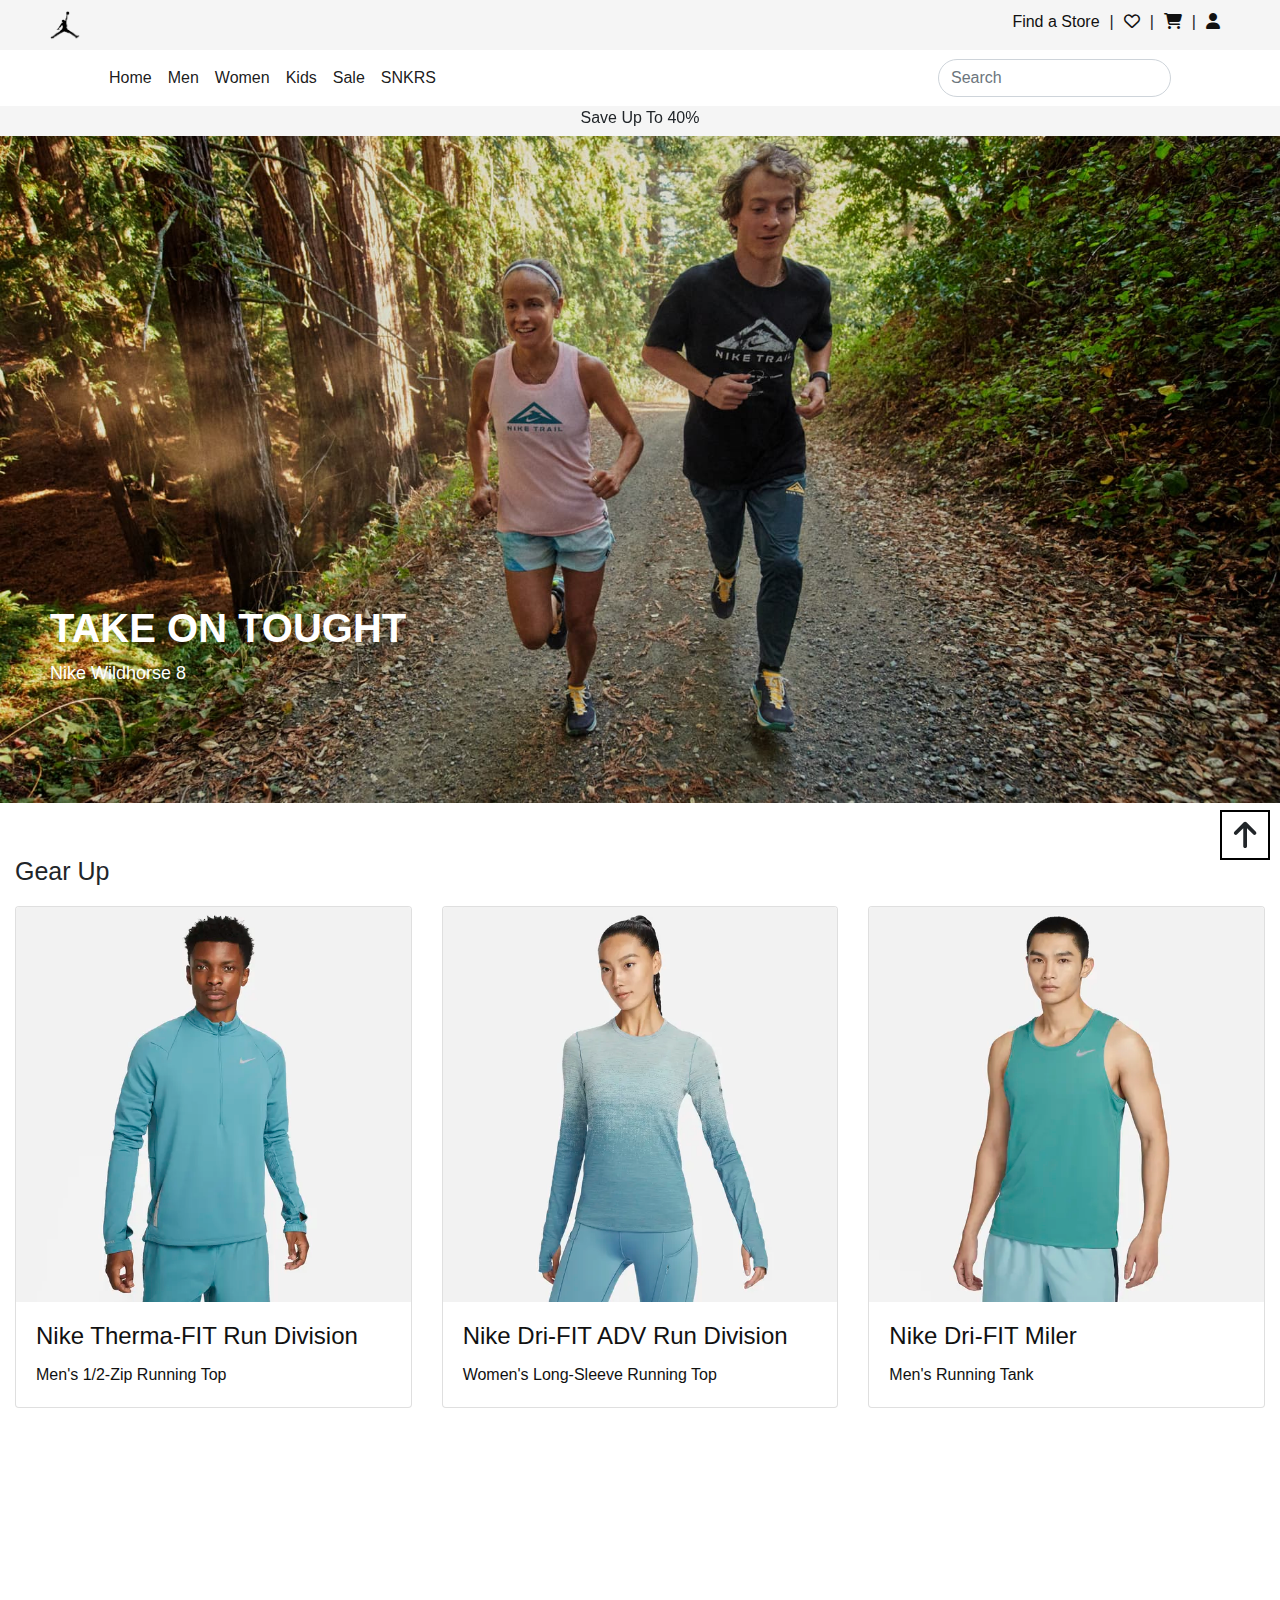
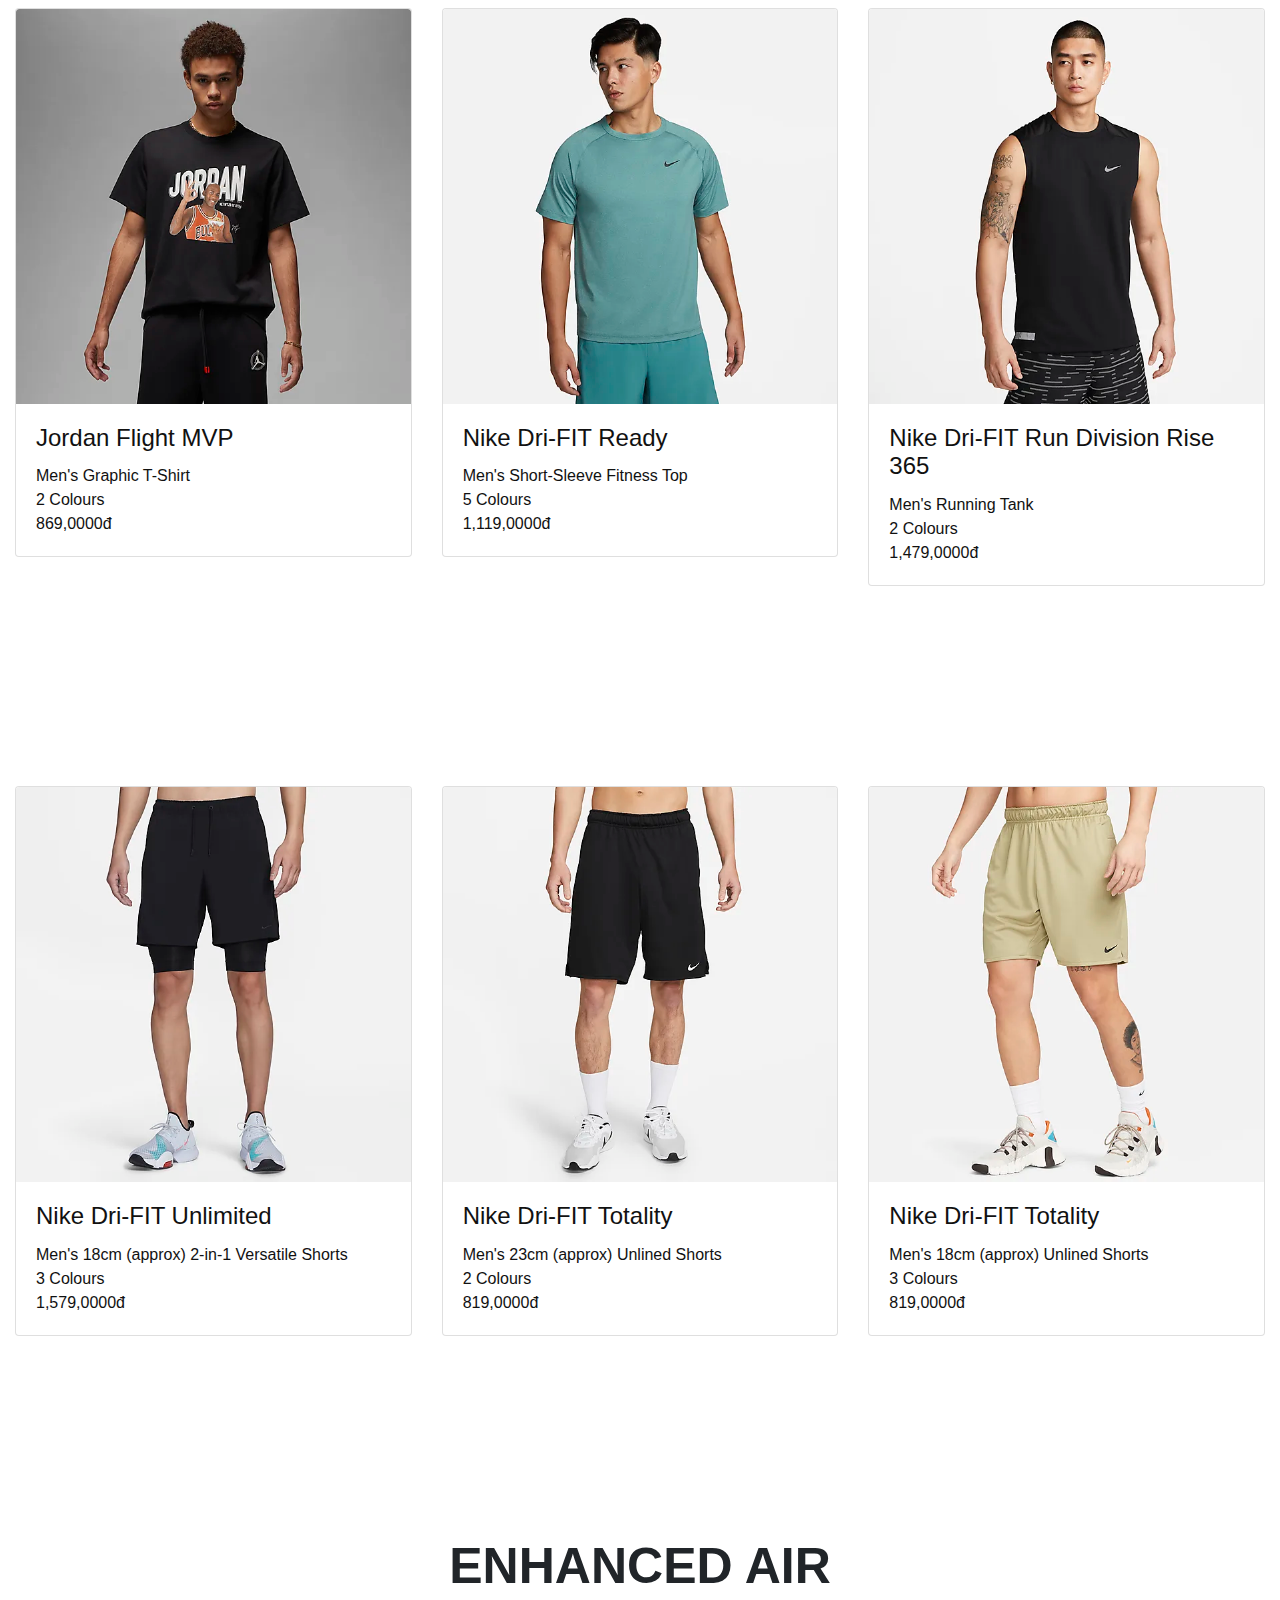
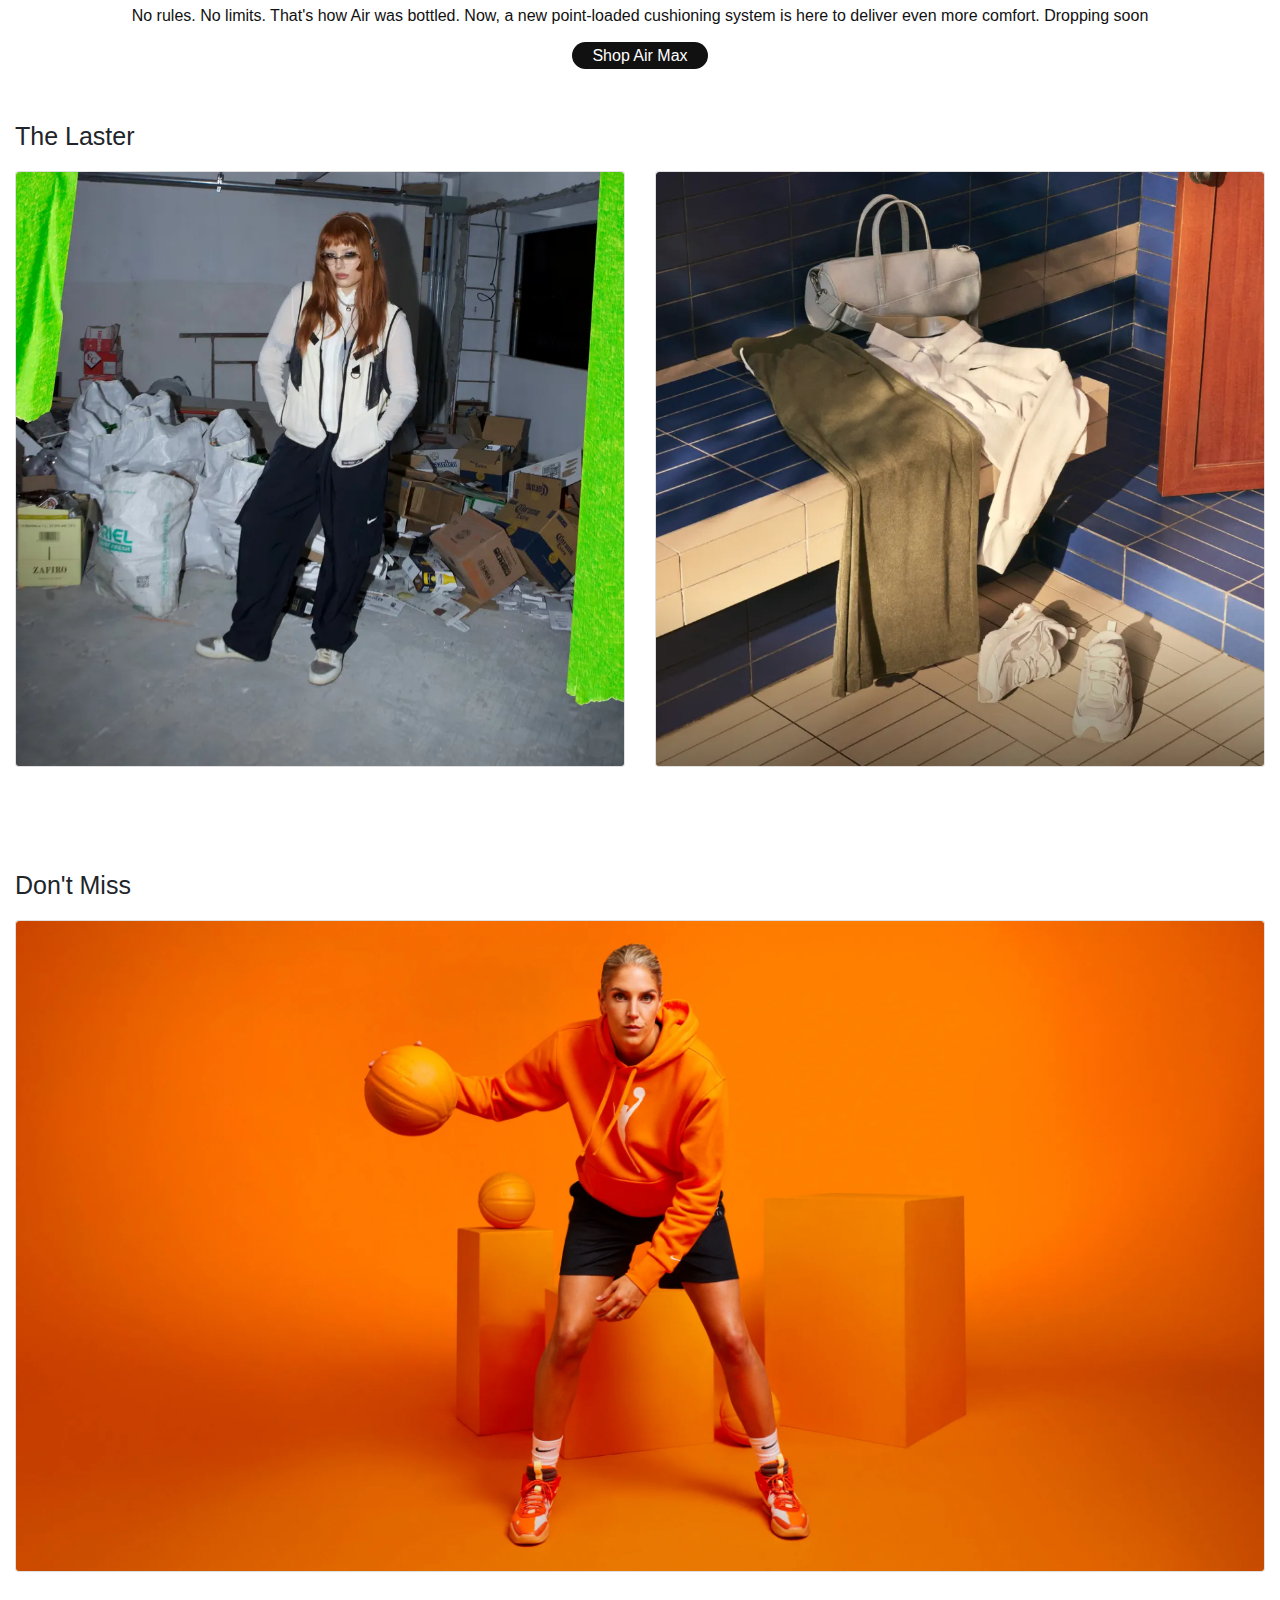
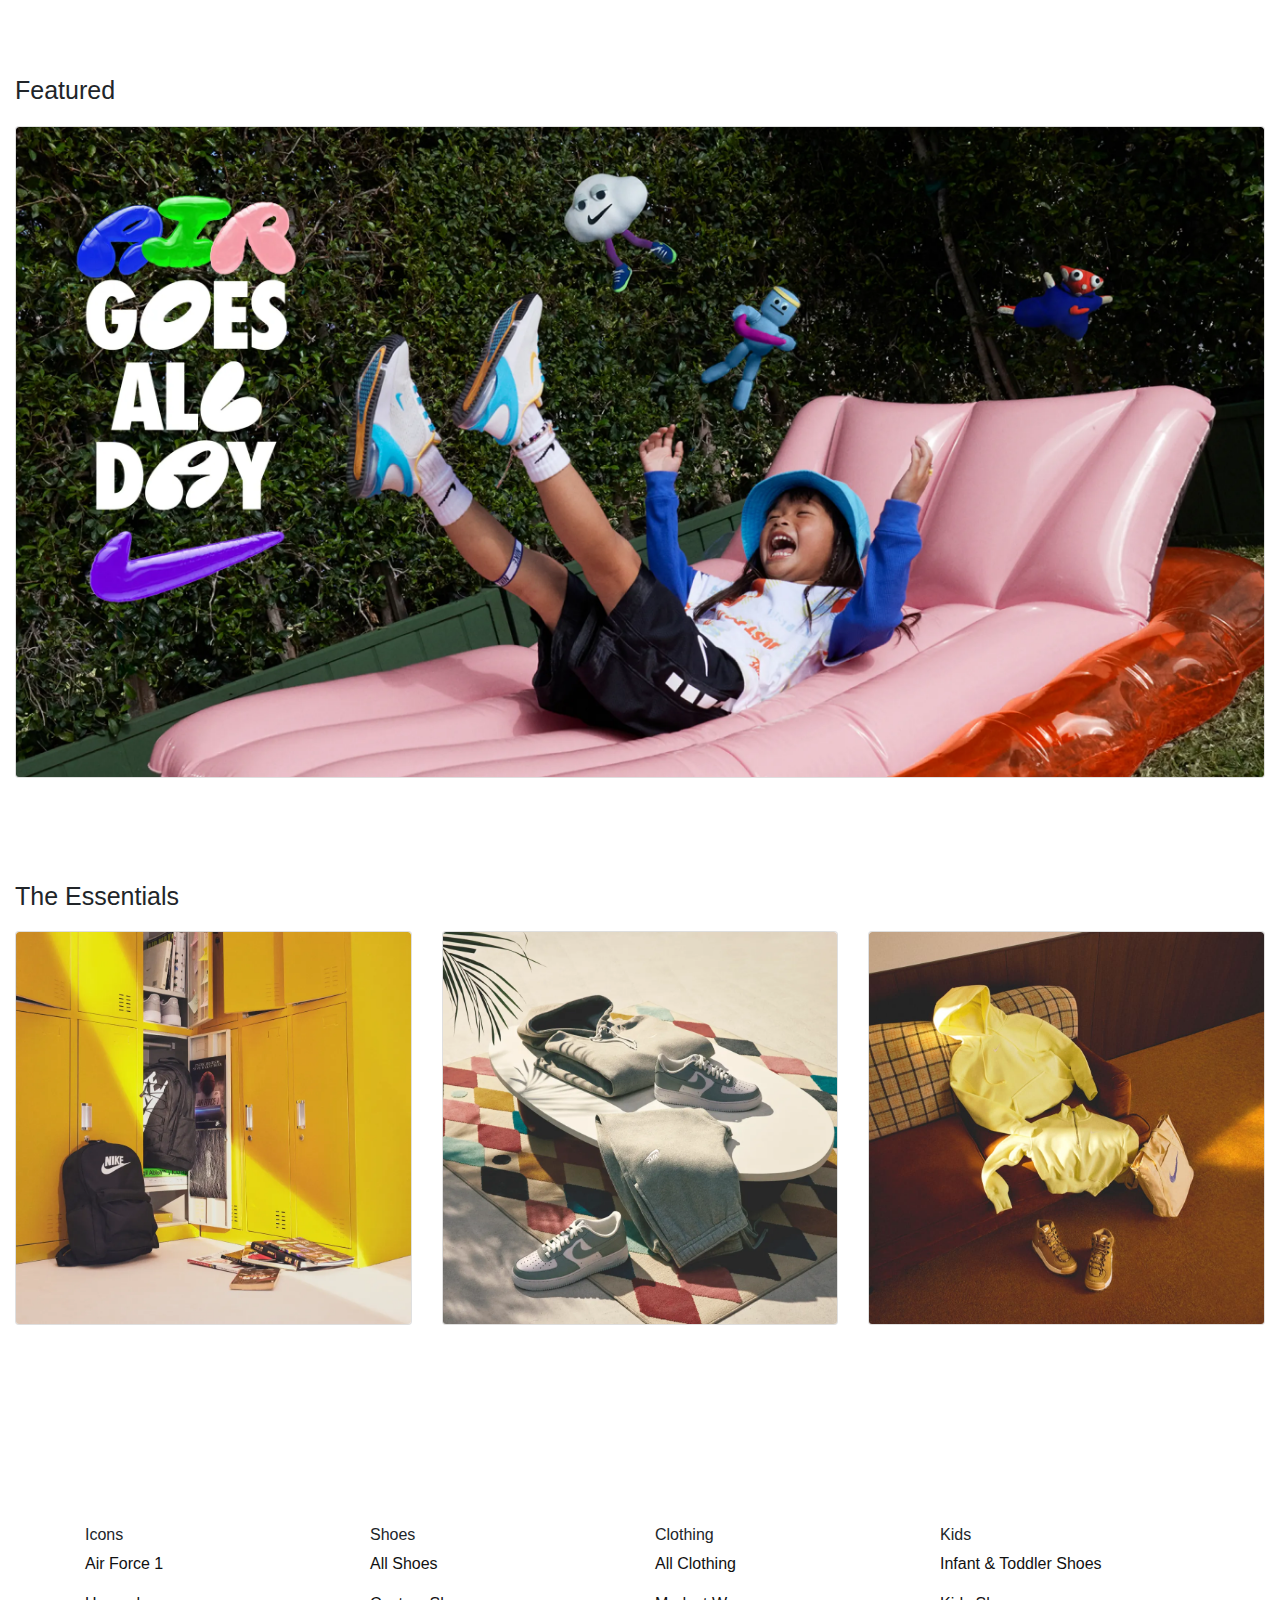
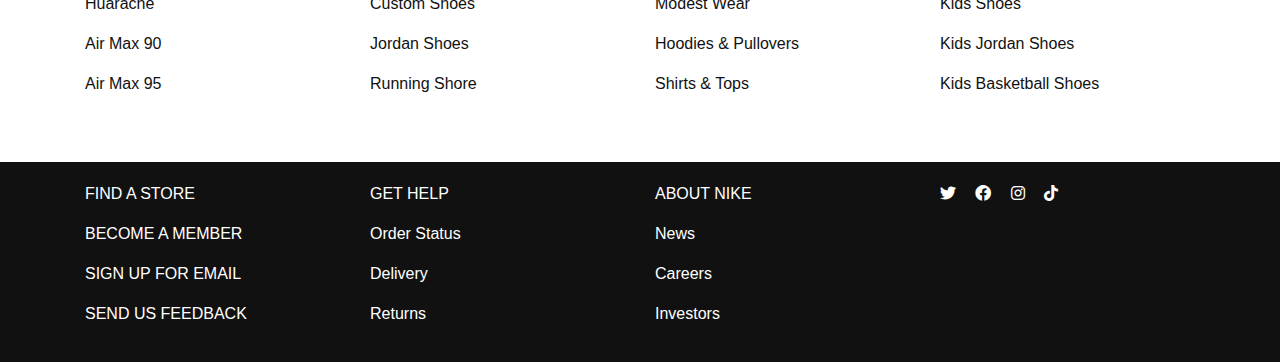
<file: index.html>
<!DOCTYPE html>
<html lang="en">
<head>
    <meta charset="UTF-8">
    <meta http-equiv="X-UA-Compatible" content="IE=edge">
    <meta name="viewport" content="width=device-width, initial-scale=1.0">
    <title>Nike. Just Do It. Nike VN </title>
    <link rel="shortcut icon" href="img/logo/tải_xuống-removebg-preview.png" type="image/x-icon">
    <link rel="stylesheet" href="css/bootstrap.min.css">
    <link rel="stylesheet" href="css/style.css">
    <link rel="stylesheet" href="fontawesome-free-6.3.0-web/css/all.min.css">
</head>
<body>
    <header>
        <div class="container-fluid">
            <div class="logo">
                <a href="index.html"><img src="img/logo/kisspng-jumpman-t-shirt-air-jordan-logo-nike-michael-jordan-5ac0b5c05b5c29.1901510115225788803742-removebg-preview.png" alt=""></a>
            </div>
            <div class="contact">
                <a href="">Find a Store</a>
                <p>|</p>  
                <a href=""><i class="fa-regular fa-heart"></i></a>
                <p>|</p>  
                <a href="cart.html"><i class="fa-solid fa-cart-shopping"></i></a>
                <p>|</p>  
                <a href="login.html"><i class="fa-solid fa-user"></i></a>  
            </div>
        </div>
    </header>
    <!-- end header -->
    <div class="menu">
        <div class="container">
            <nav class="navbar navbar-expand-sm navbar-light ">
                <button class="navbar-toggler d-lg-none" type="button" data-toggle="collapse" data-target="#collapsibleNavId" aria-controls="collapsibleNavId"
                    aria-expanded="false" aria-label="Toggle navigation">
                    <span class="navbar-toggler-icon"></span>
                </button>
                <div class="collapse navbar-collapse" id="collapsibleNavId">
                    <ul class="navbar-nav mr-auto mt-2 mt-lg-0">
                        <li class="nav-item active">
                            <a class="nav-link" href="index.html">Home <span class="sr-only">(current)</span></a>
                        </li>
                        <li class="nav-item active">
                            <a class="nav-link" href="list.html">Men <span class="sr-only">(current)</span></a>
                        </li>
                        <li class="nav-item active">
                            <a class="nav-link" href="list.html">Women <span class="sr-only">(current)</span></a>
                        </li>
                        <li class="nav-item active">
                            <a class="nav-link" href="list.html">Kids <span class="sr-only">(current)</span></a>
                        </li>
                        <li class="nav-item active">
                            <a class="nav-link" href="list.html">Sale <span class="sr-only">(current)</span></a>
                        </li>
                        <li class="nav-item active">
                            <a class="nav-link" href="list.html">SNKRS <span class="sr-only">(current)</span></a>
                        </li>
                    </ul>
                    <form class="form-inline my-2 my-lg-0">
                        <div class="icon">
                            <a href=""><i class="fa-regular fa-heart"></i></a>
                            <a href="cart.html"><i class="fa-solid fa-cart-shopping"></i></a>
                            <a href="login.html"><i class="fa-solid fa-user"></i></a> 
                        </div>
                        <input class="form-control mr-sm-2" type="text" placeholder="Search">
                    </form>
                </div>
            </nav>
            <div class="icon an">
                <a href=""><i class="fa-regular fa-heart"></i></a>
                <a href=""><i class="fa-solid fa-cart-shopping"></i></a>
                <a href=""><i class="fa-solid fa-user"></i></a> 
            </div>
        </div>
    </div>
    <!-- end menu -->
    <main>
        <div id="carouselExampleSlidesOnly" class="carousel slide" data-ride="carousel">
            <div class="carousel-inner">
              <div class="carousel-item active">
                <p>Save Up To 40%</p>
              </div>
              <div class="carousel-item">
                <p>Hello Nike App</p>
              </div>
              <div class="carousel-item">
                <p>Free Delivery</p>
              </div>
            </div>
        </div>
        <div class="banner">
            <img src="img/banner/nike-just-do-it.jpg" alt="">
            <div class="text">
                <h1>TAKE ON TOUGHT</h1>
                <P>Nike Wildhorse 8</P>
            </div>
        </div>
        <div class="product">
            <div class="title">
                <p>Gear Up</p>
            </div>
            <div class="container-fluid">
                <div class="row">
                    <div class="col-lg-4">
                        <div class="card">
                            <a href="desc.html"><img class="card-img-top" id="card-img" src="img/product/774ede96-b5c6-4fdc-bae9-d38a508f9285.webp" alt=""></a>
                            <div class="card-body">
                                <a href="desc.html"><h4 class="card-title">Nike Therma-FIT Run Division</h4></a>
                                <a href="desc.html"><p class="card-text">Men's 1/2-Zip Running Top</p></a>
                            </div>
                        </div>
                    </div>
                    <div class="col-lg-4">
                        <div class="card">
                            <a href="desc.html"><img class="card-img-top" id="card-img" src="img/product/9a0f54b3-b29d-42a2-b84a-1a815a2cec0d.webp" alt=""></a>
                            <div class="card-body">
                                <a href="desc.html"><h4 class="card-title">Nike Dri-FIT ADV Run Division</h4></a>
                                <a href="desc.html"><p class="card-text">Women's Long-Sleeve Running Top</p></a>
                            </div>
                        </div>
                    </div>
                    <div class="col-lg-4">
                        <div class="card">
                            <a href="desc.html"><img class="card-img-top" id="card-img" src="img/product/f91d0420-7886-4ff3-8108-f791dec477a3.webp" alt=""></a>
                            <div class="card-body">
                                <a href="desc.html"><h4 class="card-title">Nike Dri-FIT Miler</h4></a>
                                <a href="desc.html"><p class="card-text">Men's Running Tank</p></a>
                            </div>
                        </div>
                    </div>
                </div>
            </div>
        </div>
        <div class="product">
            <div class="container-fluid">
                <div class="row">
                    <div class="col-lg-4">
                        <div class="card">
                            <a href="desc.html"><img class="card-img-top" id="card-img" src="img/product-home/6f65fafa-0151-43b7-b09e-65d2f1197726.webp" alt=""></a>
                            <div class="card-body">
                                <a href="desc.html"><h4 class="card-title">Jordan Flight MVP</h4></a>
                                <a href="desc.html"><p class="card-text">Men's Graphic T-Shirt</p></a>
                                <a href="desc.html"><p class="card-text">2 Colours</p></a>
                                <a href="desc.html"><p class="card-text">869,0000đ</p></a>
                            </div>
                        </div>
                    </div> 
                    <div class="col-lg-4">
                        <div class="card">
                            <a href="desc.html"><img class="card-img-top" id="card-img" src="img/product-home/6d5a2e1e-10f2-4f41-943a-fb6a1a2e9bb0.webp" alt=""></a>
                            <div class="card-body">
                                <a href="desc.html"><h4 class="card-title">Nike Dri-FIT Ready</h4></a>
                                <a href="desc.html"><p class="card-text">Men's Short-Sleeve Fitness Top</p></a>
                                <a href="desc.html"><p class="card-text">5 Colours</p></a>
                                <a href="desc.html"><p class="card-text">1,119,0000đ</p></a>
                            </div>
                        </div>
                    </div>
                    <div class="col-lg-4">
                        <div class="card">
                            <a href="desc.html"><img class="card-img-top" id="card-img" src="img/product-home/fe8e4e53-aef5-41ba-9e09-2312f733c74b.webp" alt=""></a>
                            <div class="card-body">
                                <a href="desc.html"><h4 class="card-title">Nike Dri-FIT Run Division Rise 365</h4></a>
                                <a href="desc.html"><p class="card-text">Men's Running Tank</p></a>
                                <a href="desc.html"><p class="card-text">2 Colours</p></a>
                                <a href="desc.html"><p class="card-text">1,479,0000đ</p></a>
                            </div>
                        </div>
                    </div>
                </div>
            </div>
        </div>
        <div class="product">
            <div class="container-fluid">
                <div class="row">
                    <div class="col-lg-4">
                        <div class="card">
                            <a href="desc.html"><img class="card-img-top" id="card-img" src="img/product-home/bb88a00e-62ec-443d-b812-c37cde671f48.webp" alt=""></a>
                            <div class="card-body">
                                <a href="desc.html"><h4 class="card-title">Nike Dri-FIT Unlimited</h4></a>
                                <a href="desc.html"><p class="card-text">Men's 18cm (approx) 2-in-1 Versatile Shorts</p></a>
                                <a href="desc.html"><p class="card-text">3 Colours</p></a>
                                <a href="desc.html"><p class="card-text">1,579,0000đ</p></a>
                            </div>
                        </div>
                    </div> 
                    <div class="col-lg-4">
                        <div class="card">
                            <a href="desc.html"><img class="card-img-top" id="card-img" src="img/product-home/013b26a0-8d0c-44e8-9c95-4723fc69eb5b.webp" alt=""></a>
                            <div class="card-body">
                                <a href="desc.html"><h4 class="card-title">Nike Dri-FIT Totality</h4></a>
                                <a href="desc.html"><p class="card-text">Men's 23cm (approx) Unlined Shorts</p></a>
                                <a href="desc.html"><p class="card-text">2 Colours</p></a>
                                <a href="desc.html"><p class="card-text">819,0000đ</p></a>
                            </div>
                        </div>
                    </div>
                    <div class="col-lg-4">
                        <div class="card">
                            <a href="desc.html"><img class="card-img-top" id="card-img" src="img/product-home/45b8ee20-9b1c-457d-8bc0-a81ca0b0146f.webp" alt=""></a>
                            <div class="card-body">
                                <a href="desc.html"><h4 class="card-title">Nike Dri-FIT Totality</h4></a>
                                <a href="desc.html"><p class="card-text">Men's 18cm (approx) Unlined Shorts</p></a>
                                <a href="desc.html"><p class="card-text">3 Colours</p></a>
                                <a href="desc.html"><p class="card-text">819,0000đ</p></a>
                            </div>
                        </div>
                    </div>
                </div>
            </div>
        </div>
        <div class="desc">
            <h1>ENHANCED AIR</h1>
            <a href=""><P>No rules. No limits. That's how Air was bottled. Now, a new point-loaded cushioning system is here to deliver even more comfort. Dropping soon</P></a>
            <a class="nutbam" href="">Shop Air Max</a>
        </div>
        <div class="product">
            <div class="title">
                <p>The Laster</p>
            </div>
            <div class="container-fluid">
                <div class="row">
                    <div class="col-lg-6">
                        <div class="card">
                            <a href="desc.html"><img class="card-img-top" src="img/product/020f557e-d8f2-40f3-8043-1e559b13d808.webp" alt=""></a>
                        </div>
                    </div>
                    <div class="col-lg-6">
                        <div class="card">
                            <a href="desc.html"><img class="card-img-top" src="img/product/32226ada-86cf-4fa6-a446-bd10476282be.webp" alt=""></a>
                        </div>
                    </div>
                </div>
            </div>
        </div>
        <div class="product">
            <div class="title">
                <p>Don't Miss</p>
            </div>
            <div class="container-fluid">
                <div class="row">
                    <div class="col-lg-12">
                        <div class="card">
                            <a href="desc.html"><img class="card-img-top" src="img/banner/da8d5c07-8ee5-4c12-a715-eff2a71a2c69.webp" alt=""></a>
                        </div>
                    </div>
                </div>
            </div>
        </div>
        <div class="product">
            <div class="title">
                <p>Featured</p>
            </div>
            <div class="container-fluid">
                <div class="row">
                    <div class="col-lg-12">
                        <div class="card">
                            <a href="desc.html"><img class="card-img-top" src="img/banner/50fb7814-ca5a-4ffc-940f-c9c18c911ff6.webp" alt=""></a>
                        </div>
                    </div>
                </div>
            </div>
        </div>
        <div class="product">
            <div class="title">
                <p>The Essentials</p>
            </div>
            <div class="container-fluid">
                <div class="row">
                    <div class="col-lg-4">
                        <div class="card">
                            <a href="desc.html"><img class="card-img-top" src="img/banner/58359474-a0de-4329-959c-55d1652d0912.webp" alt=""></a>
                        </div>
                    </div>
                    <div class="col-lg-4">
                        <div class="card">
                            <a href="desc.html"><img class="card-img-top" src="img/banner/d94bfa7e-9357-406a-a124-1940712dfa0b.webp" alt=""></a>
                        </div>
                    </div>
                    <div class="col-lg-4">
                        <div class="card">
                            <a href="desc.html"><img class="card-img-top" src="img/banner/nike-just-do-it.jpeg" alt=""></a>
                        </div>
                    </div>
                </div>
            </div>
        </div>
        <div class="container mota">
            <div class="row">
                <div class="col-lg-3">
                    <h6>Icons</h6>
                    <a href=""><p>Air Force 1</p></a>
                    <a href=""><p>Huarache</p></a>
                    <a href=""><p>Air Max 90</p></a>
                    <a href=""><p>Air Max 95</p></a>
                </div>
                <div class="col-lg-3">
                    <h6>Shoes</h6>
                    <a href=""><p>All Shoes</p></a>
                    <a href=""><p>Custom Shoes</p></a>
                    <a href=""><p>Jordan Shoes</p></a>
                    <a href=""><p>Running Shore</p></a>
                </div>
                <div class="col-lg-3">
                    <h6>Clothing</h6>
                    <a href=""><p>All Clothing</p></a>
                    <a href=""><p>Modest Wear</p></a>
                    <a href=""><p>Hoodies & Pullovers</p></a>
                    <a href=""><p>Shirts & Tops</p></a>
                </div>
                <div class="col-lg-3">
                    <h6>Kids</h6>
                    <a href=""><p>Infant & Toddler Shoes</p></a>
                    <a href=""><p>Kids Shoes</p></a>
                    <a href=""><p>Kids Jordan Shoes</p></a>
                    <a href=""><p>Kids Basketball Shoes</p></a>
                </div>
            </div>
        </div>
        <div class="backTop" id="backTop">
            <i class="fa-solid fa-arrow-up"></i>
        </div>
    </main>
    <footer>
        <div class="container footer">
            <div class="row">
                <div class="col-lg-3 col-sm-6 col-m-6">
                    <a href=""><p>FIND A STORE</p></a>
                    <a href=""><p>BECOME A MEMBER</p></a>
                    <a href=""><p>SIGN UP FOR EMAIL</p></a>
                    <a href="">SEND US FEEDBACK</a>
                </div>
                <div class="col-lg-3 col-sm-6">
                    <a href=""><p>GET HELP</p></a>
                    <a href=""><p>Order Status</p></a>
                    <a href=""><p>Delivery</p></a>
                    <a href=""><p>Returns</p></a>
                </div>
                <div class="col-lg-3 col-sm-6">
                    <a href=""><p>ABOUT NIKE</p></a>
                    <a href=""><p>News</p></a>
                    <a href=""><p>Careers</p></a>
                    <a href=""><P>Investors</P></a>
                </div>
                <div class="col-lg-3 col-sm-6 footer-icon">
                    <a href=""><i class="fa-brands fa-twitter"></i></a>
                    <a href=""><i class="fa-brands fa-facebook"></i></a>
                    <a href=""><i class="fa-brands fa-instagram"></i></a>
                    <a href=""><i class="fa-brands fa-tiktok"></i></a>
                </div>
            </div>
        </div>
    </footer>
    <script src="js/jquery.min.js"></script> 
    <script src="js/bootstrap.min.js"></script>

    <script>
        $(document).ready(function(){
            $(window).scroll(function(){
                if($(this).scrollTop()){
                    $('#backTop').fadeIn();
                }else{
                    $('#backTop').fadeOut();
                }
            })
            $('#backTop').click(function() {
                $('html, body').animate({
                    scrollTop: 0
                }, 500)
            })
        })
    </script>

</body>
</html>
</file>
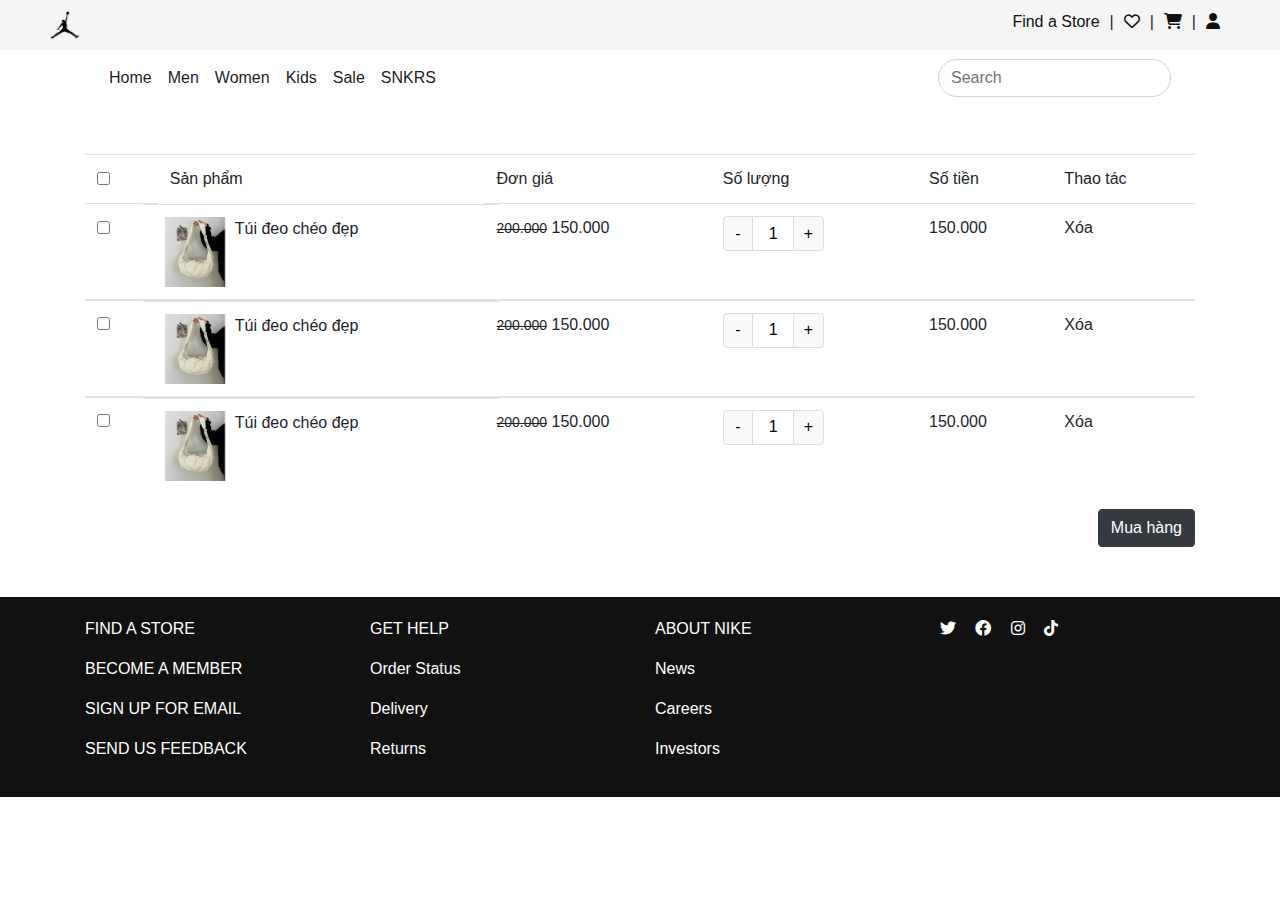
<file: cart.html>
<!DOCTYPE html>
<html lang="en">
<head>
    <meta charset="UTF-8">
    <meta http-equiv="X-UA-Compatible" content="IE=edge">
    <meta name="viewport" content="width=device-width, initial-scale=1.0">
    <title>Nike. Just Do It. Nike VN </title>
    <link rel="shortcut icon" href="img/logo/tải_xuống-removebg-preview.png" type="image/x-icon">
    <link rel="stylesheet" href="css/bootstrap.min.css">
    <link rel="stylesheet" href="css/cart.css">
    <link rel="stylesheet" href="fontawesome-free-6.3.0-web/css/all.min.css">
</head>
<body>
    <header>
        <div class="container-fluid">
            <div class="logo">
                <a href="index.html"><img src="img/logo/kisspng-jumpman-t-shirt-air-jordan-logo-nike-michael-jordan-5ac0b5c05b5c29.1901510115225788803742-removebg-preview.png" alt=""></a>
            </div>
            <div class="contact">
                <a href="">Find a Store</a>
                <p>|</p>  
                <a href=""><i class="fa-regular fa-heart"></i></a>
                <p>|</p>  
                <a href="cart.html"><i class="fa-solid fa-cart-shopping"></i></a>
                <p>|</p>  
                <a href="login.html"><i class="fa-solid fa-user"></i></a>  
            </div>
        </div>
    </header>
    <!-- end header -->
    <div class="menu">
        <div class="container">
            <nav class="navbar navbar-expand-sm navbar-light ">
                <button class="navbar-toggler d-lg-none" type="button" data-toggle="collapse" data-target="#collapsibleNavId" aria-controls="collapsibleNavId"
                    aria-expanded="false" aria-label="Toggle navigation">
                    <span class="navbar-toggler-icon"></span>
                </button>
                <div class="collapse navbar-collapse" id="collapsibleNavId">
                    <ul class="navbar-nav mr-auto mt-2 mt-lg-0">
                        <li class="nav-item active">
                            <a class="nav-link" href="index.html">Home <span class="sr-only">(current)</span></a>
                        </li>
                        <li class="nav-item active">
                            <a class="nav-link" href="list.html">Men <span class="sr-only">(current)</span></a>
                        </li>
                        <li class="nav-item active">
                            <a class="nav-link" href="list.html">Women <span class="sr-only">(current)</span></a>
                        </li>
                        <li class="nav-item active">
                            <a class="nav-link" href="list.html">Kids <span class="sr-only">(current)</span></a>
                        </li>
                        <li class="nav-item active">
                            <a class="nav-link" href="list.html">Sale <span class="sr-only">(current)</span></a>
                        </li>
                        <li class="nav-item active">
                            <a class="nav-link" href="list.html">SNKRS <span class="sr-only">(current)</span></a>
                        </li>
                    </ul>
                    <form class="form-inline my-2 my-lg-0">
                        <div class="icon">
                            <a href=""><i class="fa-regular fa-heart"></i></a>
                            <a href="cart.html"><i class="fa-solid fa-cart-shopping"></i></a>
                            <a href="login.html"><i class="fa-solid fa-user"></i></a> 
                        </div>
                        <input class="form-control mr-sm-2" type="text" placeholder="Search">
                    </form>
                </div>
            </nav>
            <div class="icon an">
                <a href=""><i class="fa-regular fa-heart"></i></a>
                <a href=""><i class="fa-solid fa-cart-shopping"></i></a>
                <a href=""><i class="fa-solid fa-user"></i></a> 
            </div>
        </div>
    </div>
    <!-- end menu -->
    <main>
        <div class="container">
            <div class="head-main mt-5">
                <table class="table">
                    <thead>
                        <tr>
                            <td>
                                <div class="form-check">
                                    <input type="checkbox" class="form-check-input" id="exampleCheck1">
                                </div>
                            </td>
                            <td>Sản phẩm</td>
                            <td>Đơn giá</td>
                            <td>Số lượng</td>
                            <td>Số tiền</td>
                            <td>Thao tác</td>
                        </tr>
                    </thead>
                    <tbody>
                        <tr>
                            <td>
                                <div class="form-check">
                                    <input type="checkbox" class="form-check-input" id="exampleCheck1">
                                </div>
                            </td>
                            <td scope="row" class="row">
                                <img src="./img/product/tui.jfif" alt="" width="80px" height="70px">
                                <div class="name">
                                    Túi đeo chéo đẹp
                                </div>
                            </td>
                            <td>
                                <s><small>200.000</small></s>
                                150.000
                            </td>
                            <td>
                                <div class="buttons_added">
                                    <input class="minus is-form" type="button" value="-">
                                    <input aria-label="quantity" class="input-qty" max="10" min="1" name="" type="number" value="1">
                                    <input class="plus is-form" type="button" value="+">
                                  </div>
                            </td>
                            <td>150.000</td>
                            <td>Xóa</td>
                        </tr>
                    </tbody>
                    <tbody>
                        <tr>
                            <td>
                                <div class="form-check">
                                    <input type="checkbox" class="form-check-input" id="exampleCheck1">
                                </div>
                            </td>
                            <td scope="row" class="row">
                                <img src="./img/product/tui.jfif" alt="" width="80px" height="70px">
                                <div class="name">
                                    Túi đeo chéo đẹp
                                </div>
                            </td>
                            <td>
                                <s><small>200.000</small></s>
                                150.000
                            </td>
                            <td>
                                <div class="buttons_added">
                                    <input class="minus is-form" type="button" value="-">
                                    <input aria-label="quantity" class="input-qty" max="10" min="1" name="" type="number" value="1">
                                    <input class="plus is-form" type="button" value="+">
                                  </div>
                            </td>
                            <td>150.000</td>
                            <td>Xóa</td>
                        </tr>
                    </tbody>
                    <tbody>
                        <tr>
                            <td>
                                <div class="form-check">
                                    <input type="checkbox" class="form-check-input" id="exampleCheck1">
                                </div>
                            </td>
                            <td scope="row" class="row">
                                <img src="./img/product/tui.jfif" alt="" width="80px" height="70px">
                                <div class="name">
                                    Túi đeo chéo đẹp
                                </div>
                            </td>
                            <td>
                                <s><small>200.000</small></s>
                                150.000
                            </td>
                            <td>
                                <div class="buttons_added">
                                    <input class="minus is-form" type="button" value="-">
                                    <input aria-label="quantity" class="input-qty" max="10" min="1" name="" type="number" value="1">
                                    <input class="plus is-form" type="button" value="+">
                                  </div>
                            </td>
                            <td>150.000</td>
                            <td>Xóa</td>
                        </tr>
                    </tbody>
                </table>
                <div class="mua_hang">
                    <a href="./pay.html"><button type="submit" class="btn btn-dark">Mua hàng</button></a>
                </div>
            </div>
        </div>
    </main>
    <footer>
        <div class="container footer">
            <div class="row">
                <div class="col-lg-3 col-sm-6">
                    <a href=""><p>FIND A STORE</p></a>
                    <a href=""><p>BECOME A MEMBER</p></a>
                    <a href=""><p>SIGN UP FOR EMAIL</p></a>
                    <a href="">SEND US FEEDBACK</a>
                </div>
                <div class="col-lg-3 col-sm-6">
                    <a href=""><p>GET HELP</p></a>
                    <a href=""><p>Order Status</p></a>
                    <a href=""><p>Delivery</p></a>
                    <a href=""><p>Returns</p></a>
                </div>
                <div class="col-lg-3 col-sm-6">
                    <a href=""><p>ABOUT NIKE</p></a>
                    <a href=""><p>News</p></a>
                    <a href=""><p>Careers</p></a>
                    <a href=""><P>Investors</P></a>
                </div>
                <div class="col-lg-3 col-sm-6 footer-icon">
                    <a href=""><i class="fa-brands fa-twitter"></i></a>
                    <a href=""><i class="fa-brands fa-facebook"></i></a>
                    <a href=""><i class="fa-brands fa-instagram"></i></a>
                    <a href=""><i class="fa-brands fa-tiktok"></i></a>
                </div>
            </div>
        </div>
    </footer>
    <script src="js/jquery.min.js"></script> 
    <script src="js/bootstrap.min.js"></script>
    <script>//<![CDATA[
        $('input.input-qty').each(function() {
          var $this = $(this),
            qty = $this.parent().find('.is-form'),
            min = Number($this.attr('min')),
            max = Number($this.attr('max'))
          if (min == 0) {
            var d = 0
          } else d = min
          $(qty).on('click', function() {
            if ($(this).hasClass('minus')) {
              if (d > min) d += -1
            } else if ($(this).hasClass('plus')) {
              var x = Number($this.val()) + 1
              if (x <= max) d += 1
            }
            $this.attr('value', d).val(d)
          })
        })
        //]]></script>
</body>
</html>
</file>
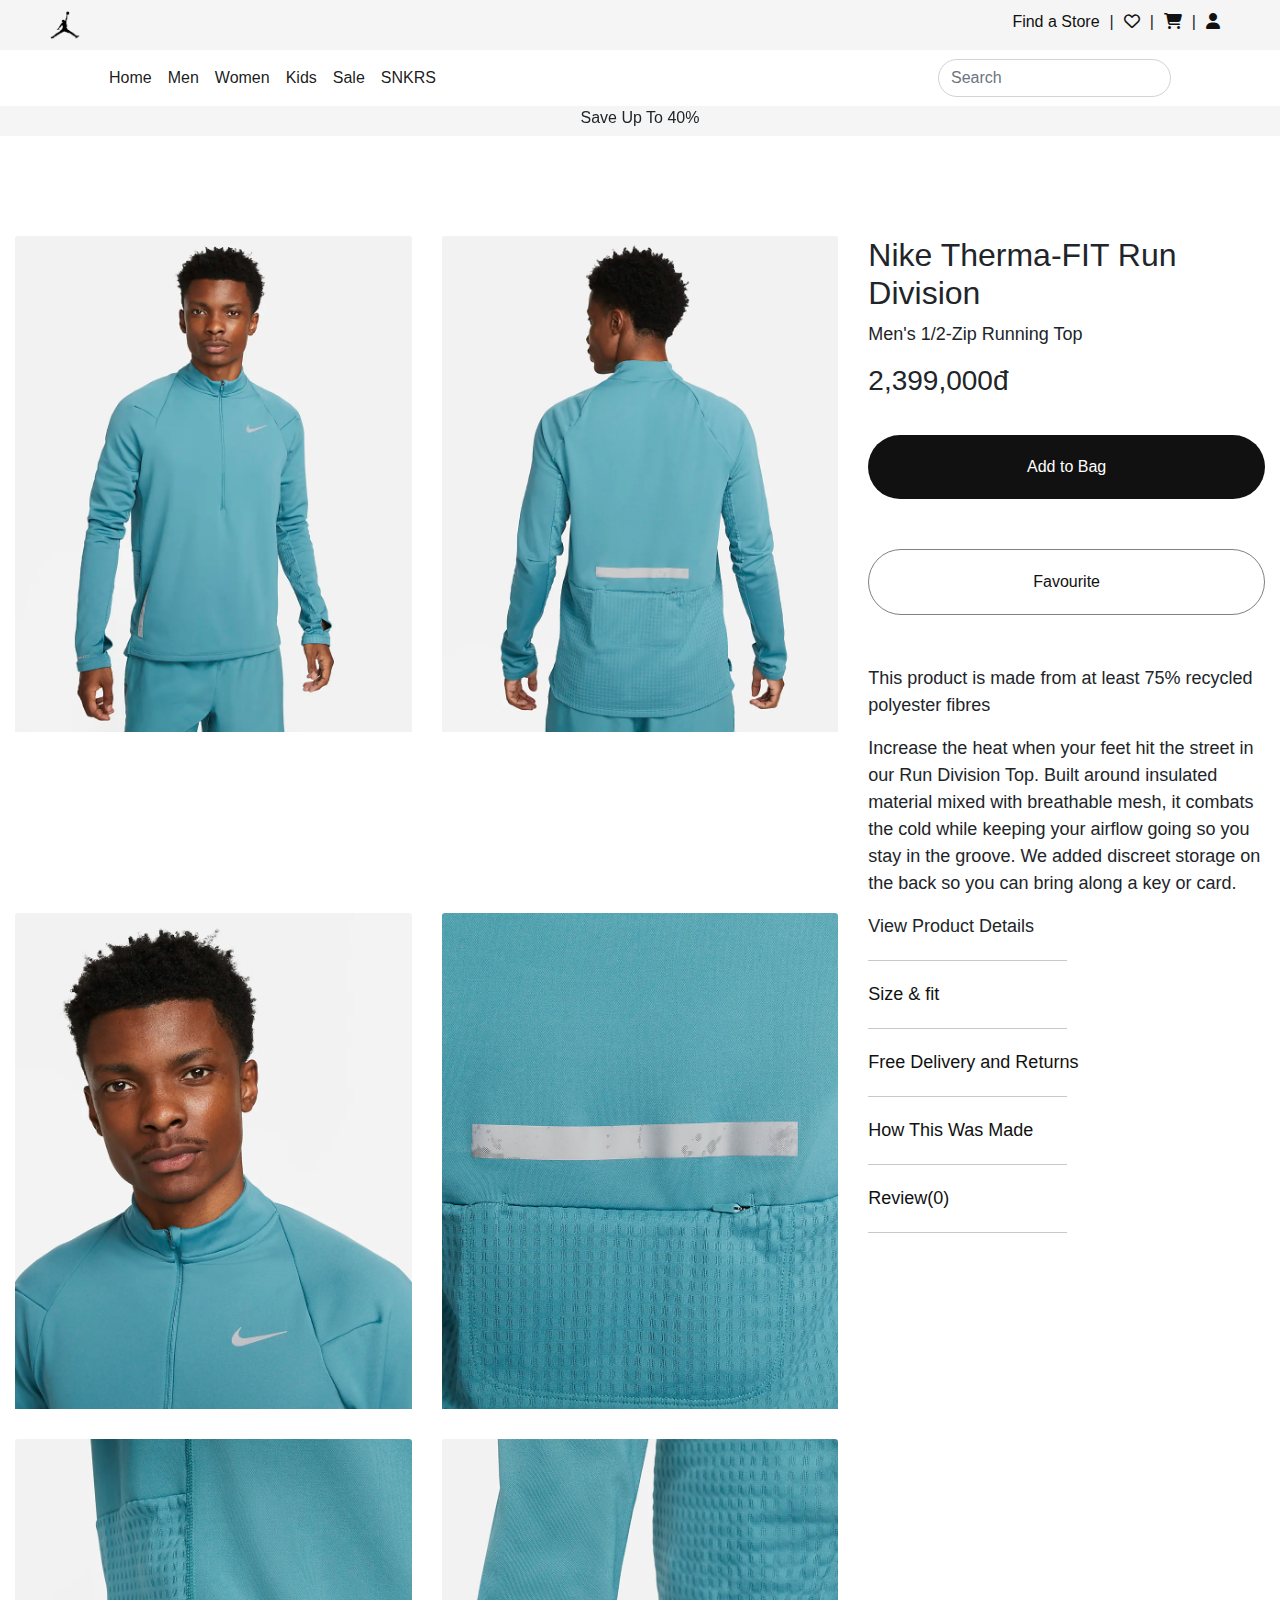
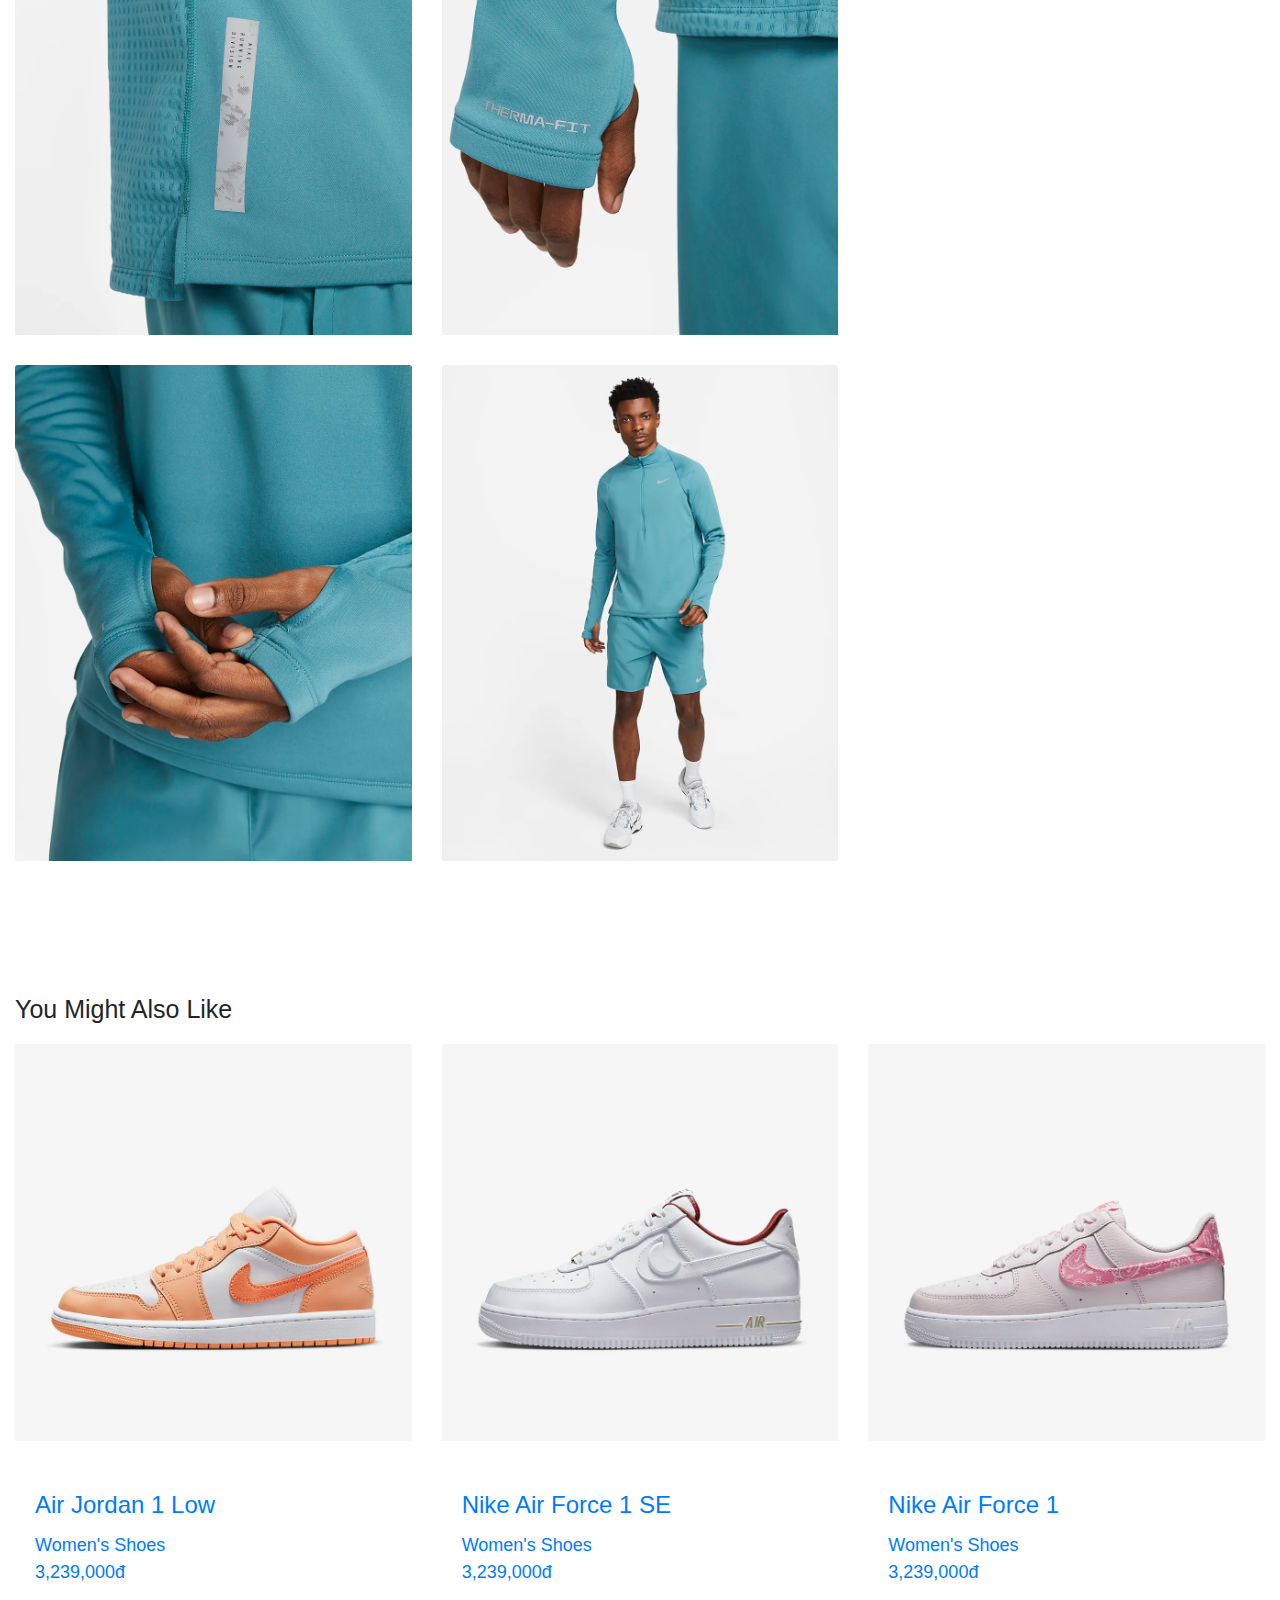
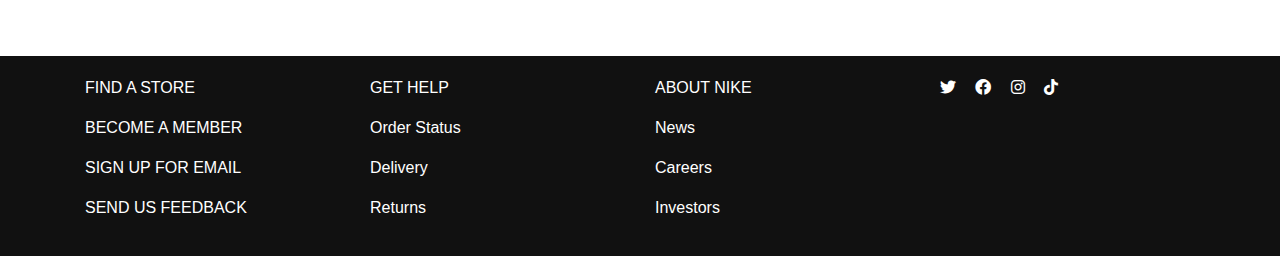
<file: desc.html>
<!DOCTYPE html>
<html lang="en">
<head>
    <meta charset="UTF-8">
    <meta http-equiv="X-UA-Compatible" content="IE=edge">
    <meta name="viewport" content="width=device-width, initial-scale=1.0">
    <title>Nike. Just Do It. Nike VN </title>
    <link rel="shortcut icon" href="img/logo/tải_xuống-removebg-preview.png" type="image/x-icon">
    <link rel="stylesheet" href="css/bootstrap.min.css">
    <link rel="stylesheet" href="css/desc.css">
    <link rel="stylesheet" href="fontawesome-free-6.3.0-web/css/all.min.css">
</head>
<body>
    <header>
        <div class="container-fluid">
            <div class="logo">
                <a href="index.html"><img src="img/logo/kisspng-jumpman-t-shirt-air-jordan-logo-nike-michael-jordan-5ac0b5c05b5c29.1901510115225788803742-removebg-preview.png" alt=""></a>
            </div>
            <div class="contact">
                <a href="">Find a Store</a>
                <p>|</p>  
                <a href=""><i class="fa-regular fa-heart"></i></a>
                <p>|</p>  
                <a href="cart.html"><i class="fa-solid fa-cart-shopping"></i></a>
                <p>|</p>  
                <a href="login.html"><i class="fa-solid fa-user"></i></a>  
            </div>
        </div>
    </header>
    <!-- end header -->
    <div class="menu">
        <div class="container">
            <nav class="navbar navbar-expand-sm navbar-light ">
                <button class="navbar-toggler d-lg-none" type="button" data-toggle="collapse" data-target="#collapsibleNavId" aria-controls="collapsibleNavId"
                    aria-expanded="false" aria-label="Toggle navigation">
                    <span class="navbar-toggler-icon"></span>
                </button>
                <div class="collapse navbar-collapse" id="collapsibleNavId">
                    <ul class="navbar-nav mr-auto mt-2 mt-lg-0">
                        <li class="nav-item active">
                            <a class="nav-link" href="index.html">Home <span class="sr-only">(current)</span></a>
                        </li>
                        <li class="nav-item active">
                            <a class="nav-link" href="list.html">Men <span class="sr-only">(current)</span></a>
                        </li>
                        <li class="nav-item active">
                            <a class="nav-link" href="list.html">Women <span class="sr-only">(current)</span></a>
                        </li>
                        <li class="nav-item active">
                            <a class="nav-link" href="list.html">Kids <span class="sr-only">(current)</span></a>
                        </li>
                        <li class="nav-item active">
                            <a class="nav-link" href="list.html">Sale <span class="sr-only">(current)</span></a>
                        </li>
                        <li class="nav-item active">
                            <a class="nav-link" href="list.html">SNKRS <span class="sr-only">(current)</span></a>
                        </li>
                    </ul>
                    <form class="form-inline my-2 my-lg-0">
                        <div class="icon">
                            <a href=""><i class="fa-regular fa-heart"></i></a>
                            <a href="cart.html"><i class="fa-solid fa-cart-shopping"></i></a>
                            <a href="login.html"><i class="fa-solid fa-user"></i></a> 
                        </div>
                        <input class="form-control mr-sm-2" type="text" placeholder="Search">
                    </form>
                </div>
            </nav>
            <div class="icon an">
                <a href=""><i class="fa-regular fa-heart"></i></a>
                <a href=""><i class="fa-solid fa-cart-shopping"></i></a>
                <a href=""><i class="fa-solid fa-user"></i></a> 
            </div>
        </div>
    </div>
    <!-- end menu -->
    <main>
        <div id="carouselExampleSlidesOnly" class="carousel slide" data-ride="carousel">
            <div class="carousel-inner">
              <div class="carousel-item active">
                <p>Save Up To 40%</p>
              </div>
              <div class="carousel-item">
                <p>Hello Nike App</p>
              </div>
              <div class="carousel-item">
                <p>Free Delivery</p>
              </div>
            </div>
        </div>
        <div class="product">
            <div class="container-fluid">
                <div class="row">
                    <div class="col-lg-4">
                        <div class="card">
                            <a href="desc.html"><img class="card-img-top" src="img/desc/1e521a5f-c57f-42ab-8dc8-24817e690e8d.webp" alt=""></a>
                        </div>
                    </div>
                    <div class="col-lg-4">
                        <div class="card">
                            <a href="desc.html"><img class="card-img-top" src="img/desc/11478fb9-4b09-49c8-b566-b755b158bc0c.webp" alt=""></a>
                        </div>
                    </div>
                    <div class="col-lg-4">
                        <h2>Nike Therma-FIT Run Division</h2>
                        <p>Men's 1/2-Zip Running Top</p>
                        <h3>2,399,000đ</h3>
                        <div class="nut">
                            <a class="nutbam" href="cart.html">Add to Bag</a>
                            <a class="nutcham" href="cart.html">Favourite</a>
                            <p>This product is made from at least 75% recycled polyester fibres </p>
                            <p>Increase the heat when your feet hit the street in our Run Division Top. Built around insulated material mixed with breathable mesh, it combats the cold while keeping your airflow going so you stay in the groove. We added discreet storage on the back so you can bring along a key or card.</p>
                        </div>
                    </div>
                </div>
                <div class="row">
                    <div class="col-lg-4">
                        <div class="card">
                            <a href="desc.html"><img class="card-img-top" src="img/desc/5e0d70dc-989f-4110-ae6b-2d92beb29957.webp" alt=""></a>
                        </div>
                    </div>
                    <div class="col-lg-4">
                        <div class="card">
                            <a href="desc.html"><img class="card-img-top" src="img/desc/b85916b1-3076-496d-9c65-12c4a923e1aa.webp" alt=""></a>
                        </div>
                    </div>
                    <div class="col-lg-4">
                        <div class="danhgia">
                            <p>View Product Details</p>
                            <div class="gachchan"></div>
                            <a href=""><p>Size & fit</p></a>
                            <div class="gachchan"></div>
                            <a href=""><p>Free Delivery and Returns</p></a>
                            <div class="gachchan"></div>
                            <a href=""><p>How This Was Made</p></a>
                            <div class="gachchan"></div>
                            <a href=""><p>Review(0)</p></a>
                            <div class="gachchan"></div>
                        </div>
                    </div>
                </div>
                <div class="row">
                    <div class="col-lg-4">
                        <div class="card">
                            <a href="desc.html"><img class="card-img-top" src="img/desc/a3ab6e19-bdfc-4379-be3c-1ce77f7ae7eb.webp" alt=""></a>
                        </div>
                    </div>
                    <div class="col-lg-4">
                        <div class="card">
                            <a href="desc.html"><img class="card-img-top" src="img/desc/40d42909-c07a-43f8-ba9a-8b2bdd12cd19.webp" alt=""></a>
                        </div>
                    </div>
                    <div class="col-lg-4">
                    </div>
                </div>
                <div class="row">
                    <div class="col-lg-4">
                        <div class="card">
                            <a href="desc.html"><img class="card-img-top" src="img/desc/bfd3e9dc-2a89-4e1a-8c41-25abff0c0ca9.webp" alt=""></a>
                        </div>
                    </div>
                    <div class="col-lg-4">
                        <div class="card">
                            <a href="desc.html"><img class="card-img-top" src="img/desc/38979184-37d9-4972-b8cc-4a66e1aee97d.webp" alt=""></a>
                        </div>
                    </div>
                    <div class="col-lg-4">
                    </div>
                </div>
            </div>
        </div>
        <div class="product">
            <div class="title">
                <p>You Might Also Like</p>
            </div>
            <div class="container-fluid">
                <div class="row">
                    <div class="col-lg-4">
                        <div class="card">
                            <a href="desc.html"><img class="card-img-top" id="card-img" src="img/desc/8ba391b3-1b74-4d72-a930-b9c60c7871d3.webp" alt=""></a>
                            <div class="card-body">
                                <a href="desc.html"><h4 class="card-title">Air Jordan 1 Low</h4></a>
                                <a href="desc.html"><p class="card-text">Women's Shoes</p></a>
                                <a href="desc.html"><p class="card-text">3,239,000đ</p></a>
                            </div>
                        </div>
                    </div>
                    <div class="col-lg-4">
                        <div class="card">
                            <a href="desc.html"><img class="card-img-top" id="card-img" src="img/desc/d8163d74-4903-4892-a5c7-f4b8fd1a9c89.webp" alt=""></a>
                            <div class="card-body">
                                <a href="desc.html"><h4 class="card-title">Nike Air Force 1 SE</h4></a>
                                <a href="desc.html"><p class="card-text">Women's Shoes</p></a>
                                <a href="desc.html"><p class="card-text">3,239,000đ</p></a>
                            </div>
                        </div>
                    </div>
                    <div class="col-lg-4">
                        <div class="card">
                            <a href="desc.html"><img class="card-img-top" id="card-img" src="img/desc/0d9d86e4-11b5-43ae-8462-c7bd05096ec8.webp" alt=""></a>
                            <div class="card-body">
                                <a href="desc.html"><h4 class="card-title">Nike Air Force 1</h4></a>
                                <a href="desc.html"><p class="card-text">Women's Shoes</p></a>
                                <a href="desc.html"><p class="card-text">3,239,000đ</p></a>
                            </div>
                        </div>
                    </div>
                </div>
            </div>
        </div>
    </main>    
    <footer>
        <div class="container footer">
            <div class="row">
                <div class="col-lg-3 col-sm-6 col-m-6">
                    <a href=""><p>FIND A STORE</p></a>
                    <a href=""><p>BECOME A MEMBER</p></a>
                    <a href=""><p>SIGN UP FOR EMAIL</p></a>
                    <a href="">SEND US FEEDBACK</a>
                </div>
                <div class="col-lg-3 col-sm-6">
                    <a href=""><p>GET HELP</p></a>
                    <a href=""><p>Order Status</p></a>
                    <a href=""><p>Delivery</p></a>
                    <a href=""><p>Returns</p></a>
                </div>
                <div class="col-lg-3 col-sm-6">
                    <a href=""><p>ABOUT NIKE</p></a>
                    <a href=""><p>News</p></a>
                    <a href=""><p>Careers</p></a>
                    <a href=""><P>Investors</P></a>
                </div>
                <div class="col-lg-3 col-sm-6 footer-icon">
                    <a href=""><i class="fa-brands fa-twitter"></i></a>
                    <a href=""><i class="fa-brands fa-facebook"></i></a>
                    <a href=""><i class="fa-brands fa-instagram"></i></a>
                    <a href=""><i class="fa-brands fa-tiktok"></i></a>
                </div>
            </div>
        </div>
    </footer>
    <script src="js/jquery.min.js"></script> 
    <script src="js/bootstrap.min.js"></script>
</body>
</html>
</file>
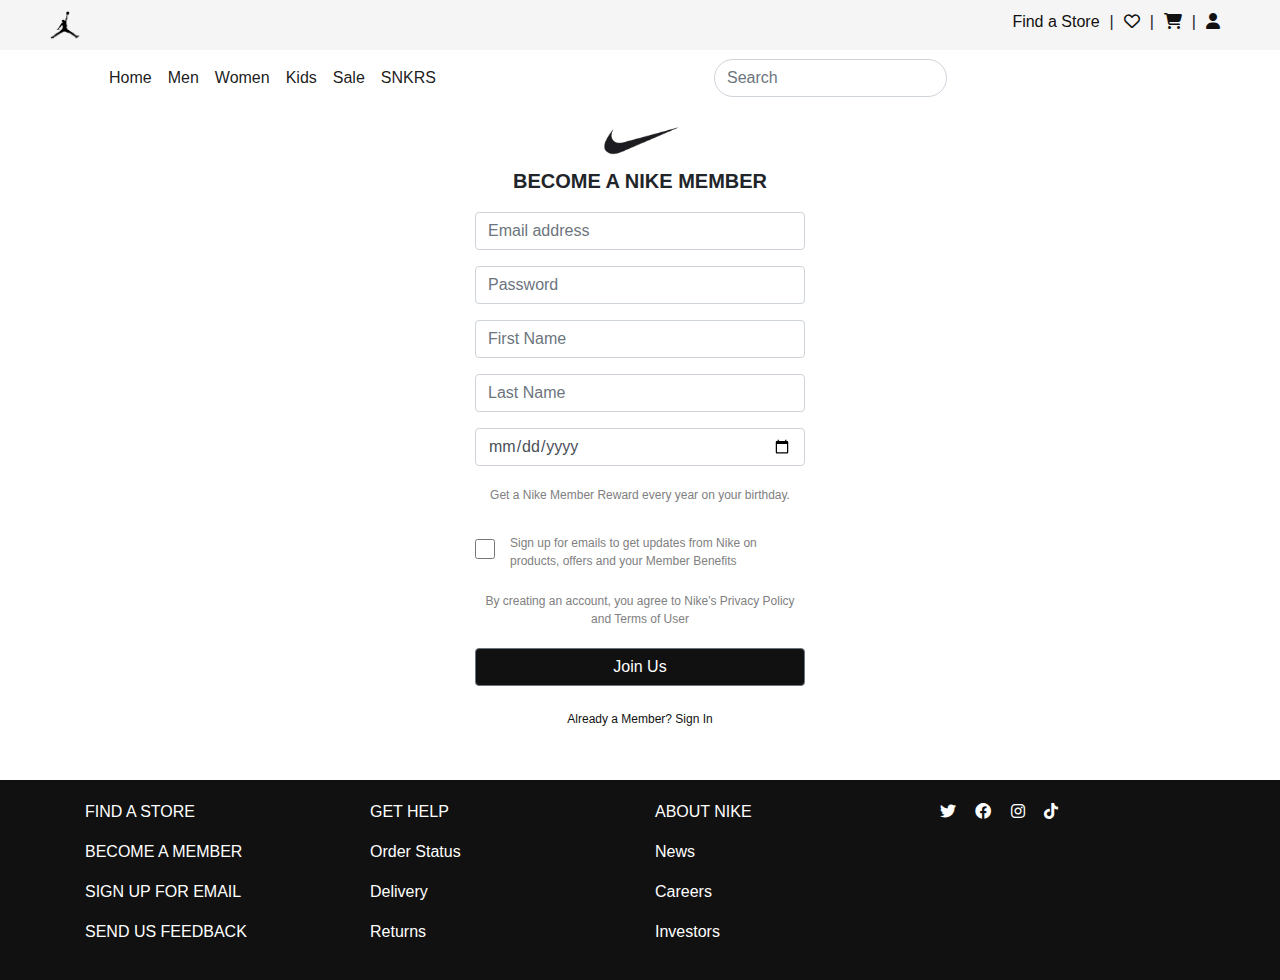
<file: join.html>
<!DOCTYPE html>
<html lang="en">
<head>
    <meta charset="UTF-8">
    <meta http-equiv="X-UA-Compatible" content="IE=edge">
    <meta name="viewport" content="width=device-width, initial-scale=1.0">
    <title>Nike. Just Do It. Nike VN </title>
    <link rel="shortcut icon" href="img/logo/tải_xuống-removebg-preview.png" type="image/x-icon">
    <link rel="stylesheet" href="css/bootstrap.min.css">
    <link rel="stylesheet" href="css/join.css">
    <link rel="stylesheet" href="fontawesome-free-6.3.0-web/css/all.min.css">
</head>
<body>
    <header>
        <div class="container-fluid">
            <div class="logo">
                <a href="index.html"><img src="img/logo/kisspng-jumpman-t-shirt-air-jordan-logo-nike-michael-jordan-5ac0b5c05b5c29.1901510115225788803742-removebg-preview.png" alt=""></a>
            </div>
            <div class="contact">
                <a href="">Find a Store</a>
                <p>|</p>  
                <a href=""><i class="fa-regular fa-heart"></i></a>
                <p>|</p>  
                <a href="cart.html"><i class="fa-solid fa-cart-shopping"></i></a>
                <p>|</p>  
                <a href="login.html"><i class="fa-solid fa-user"></i></a>  
            </div>
        </div>
    </header>
    <!-- end header -->
    <div class="menu">
        <div class="container">
            <nav class="navbar navbar-expand-sm navbar-light ">
                <button class="navbar-toggler d-lg-none" type="button" data-toggle="collapse" data-target="#collapsibleNavId" aria-controls="collapsibleNavId"
                    aria-expanded="false" aria-label="Toggle navigation">
                    <span class="navbar-toggler-icon"></span>
                </button>
                <div class="collapse navbar-collapse" id="collapsibleNavId">
                    <ul class="navbar-nav mr-auto mt-2 mt-lg-0">
                        <li class="nav-item active">
                            <a class="nav-link" href="index.html">Home <span class="sr-only">(current)</span></a>
                        </li>
                        <li class="nav-item active">
                            <a class="nav-link" href="list.html">Men <span class="sr-only">(current)</span></a>
                        </li>
                        <li class="nav-item active">
                            <a class="nav-link" href="list.html">Women <span class="sr-only">(current)</span></a>
                        </li>
                        <li class="nav-item active">
                            <a class="nav-link" href="list.html">Kids <span class="sr-only">(current)</span></a>
                        </li>
                        <li class="nav-item active">
                            <a class="nav-link" href="list.html">Sale <span class="sr-only">(current)</span></a>
                        </li>
                        <li class="nav-item active">
                            <a class="nav-link" href="list.html">SNKRS <span class="sr-only">(current)</span></a>
                        </li>
                    </ul>
                    <form class="form-inline my-2 my-lg-0">
                        <div class="icon">
                            <a href=""><i class="fa-regular fa-heart"></i></a>
                            <a href="cart.html"><i class="fa-solid fa-cart-shopping"></i></a>
                            <a href="login.html"><i class="fa-solid fa-user"></i></a> 
                        </div>
                        <input class="form-control form-search mr-sm-2" type="text" placeholder="Search">
                    </form>
                </div>
            </nav>
            <div class="icon an">
                <a href=""><i class="fa-regular fa-heart"></i></a>
                <a href=""><i class="fa-solid fa-cart-shopping"></i></a>
                <a href=""><i class="fa-solid fa-user"></i></a> 
            </div>
        </div>
    </div>
    <!-- end menu -->
    <div class="logo-nike">
        <a href="index.html"><img src="img/logo/tải_xuống-removebg-preview.png" alt=""></a>
    </div>
    <div class="titel">
        <p>BECOME A NIKE MEMBER</p>
    </div>
    <form action="" method="" name="join-form">
        <div class="form-group">
            <input type="text" class="form-control" id="exampleInputEmail1" aria-describedby="emailHelp" placeholder="Email address" name="email">
        </div>
        <div class="form-group">
            <div class="error-email error" style="color: red; font-size: 13px;"></div>
        </div>
        <div class="form-group">
            <input type="password" class="form-control" id="exampleInputPassword1" placeholder="Password" name="password">
        </div>
        <div class="form-group">
            <div class="error-password error" style="color: red; font-size: 13px;"></div>
        </div>
        <div class="form-group">
            <input type="text" class="form-control" id="exampleInputFirstName" aria-describedby="textlHelp" placeholder="First Name" name="firstname">
        </div>
        <div class="form-group">
            <div class="error-firstname error" style="color: red; font-size: 13px;"></div>
        </div>
        <div class="form-group">
            <input type="text" class="form-control" id="exampleInputLastName" aria-describedby="textlHelp" placeholder="Last Name" name="lastname">
        </div>
        <div class="form-group">
            <div class="error-lastname error" style="color: red; font-size: 13px;"></div>
        </div>
        <div class="form-group">
            <input type="date" class="form-control" id="exampleInputDate" placeholder="dd/mm/yy" name="year">
        </div>
        <div class="form-group">
            <div class="error-year error" style="color: red; font-size: 13px;"></div>
        </div>
        <div class="text">
            <a href="">Get a Nike Member Reward every year on your birthday.</a>
        </div>
        <div class="form-check">
            <input type="checkbox" class="form-check-input" id="exampleCheck1">
            <label class="form-check-label" for="exampleCheck1">Sign up for emails to get updates from Nike on products, offers and your Member Benefits</label>
        </div>
        <div class="text">
            <a href="">By creating an account, you agree to Nike's Privacy Policy</a>
            <a href="">and Terms of User</a>
        </div>
        <button type="submit" class="btn btn-secondary">Join Us</button>
        <div class="join">
            <a href="login.html">Already a Member? Sign In</a>
        </div>
    </form>
    <footer>
        <div class="container footer">
            <div class="row">
                <div class="col-lg-3 col-sm-6">
                    <a href=""><p>FIND A STORE</p></a>
                    <a href=""><p>BECOME A MEMBER</p></a>
                    <a href=""><p>SIGN UP FOR EMAIL</p></a>
                    <a href="">SEND US FEEDBACK</a>
                </div>
                <div class="col-lg-3 col-sm-6">
                    <a href=""><p>GET HELP</p></a>
                    <a href=""><p>Order Status</p></a>
                    <a href=""><p>Delivery</p></a>
                    <a href=""><p>Returns</p></a>
                </div>
                <div class="col-lg-3 col-sm-6">
                    <a href=""><p>ABOUT NIKE</p></a>
                    <a href=""><p>News</p></a>
                    <a href=""><p>Careers</p></a>
                    <a href=""><P>Investors</P></a>
                </div>
                <div class="col-lg-3 col-sm-6 footer-icon">
                    <a href=""><i class="fa-brands fa-twitter"></i></a>
                    <a href=""><i class="fa-brands fa-facebook"></i></a>
                    <a href=""><i class="fa-brands fa-instagram"></i></a>
                    <a href=""><i class="fa-brands fa-tiktok"></i></a>
                </div>
            </div>
        </div>
    </footer>
    <script src="js/join.js"></script>
    <script src="js/jquery.min.js"></script> 
    <script src="js/bootstrap.min.js"></script>
</body>
</html>
</file>
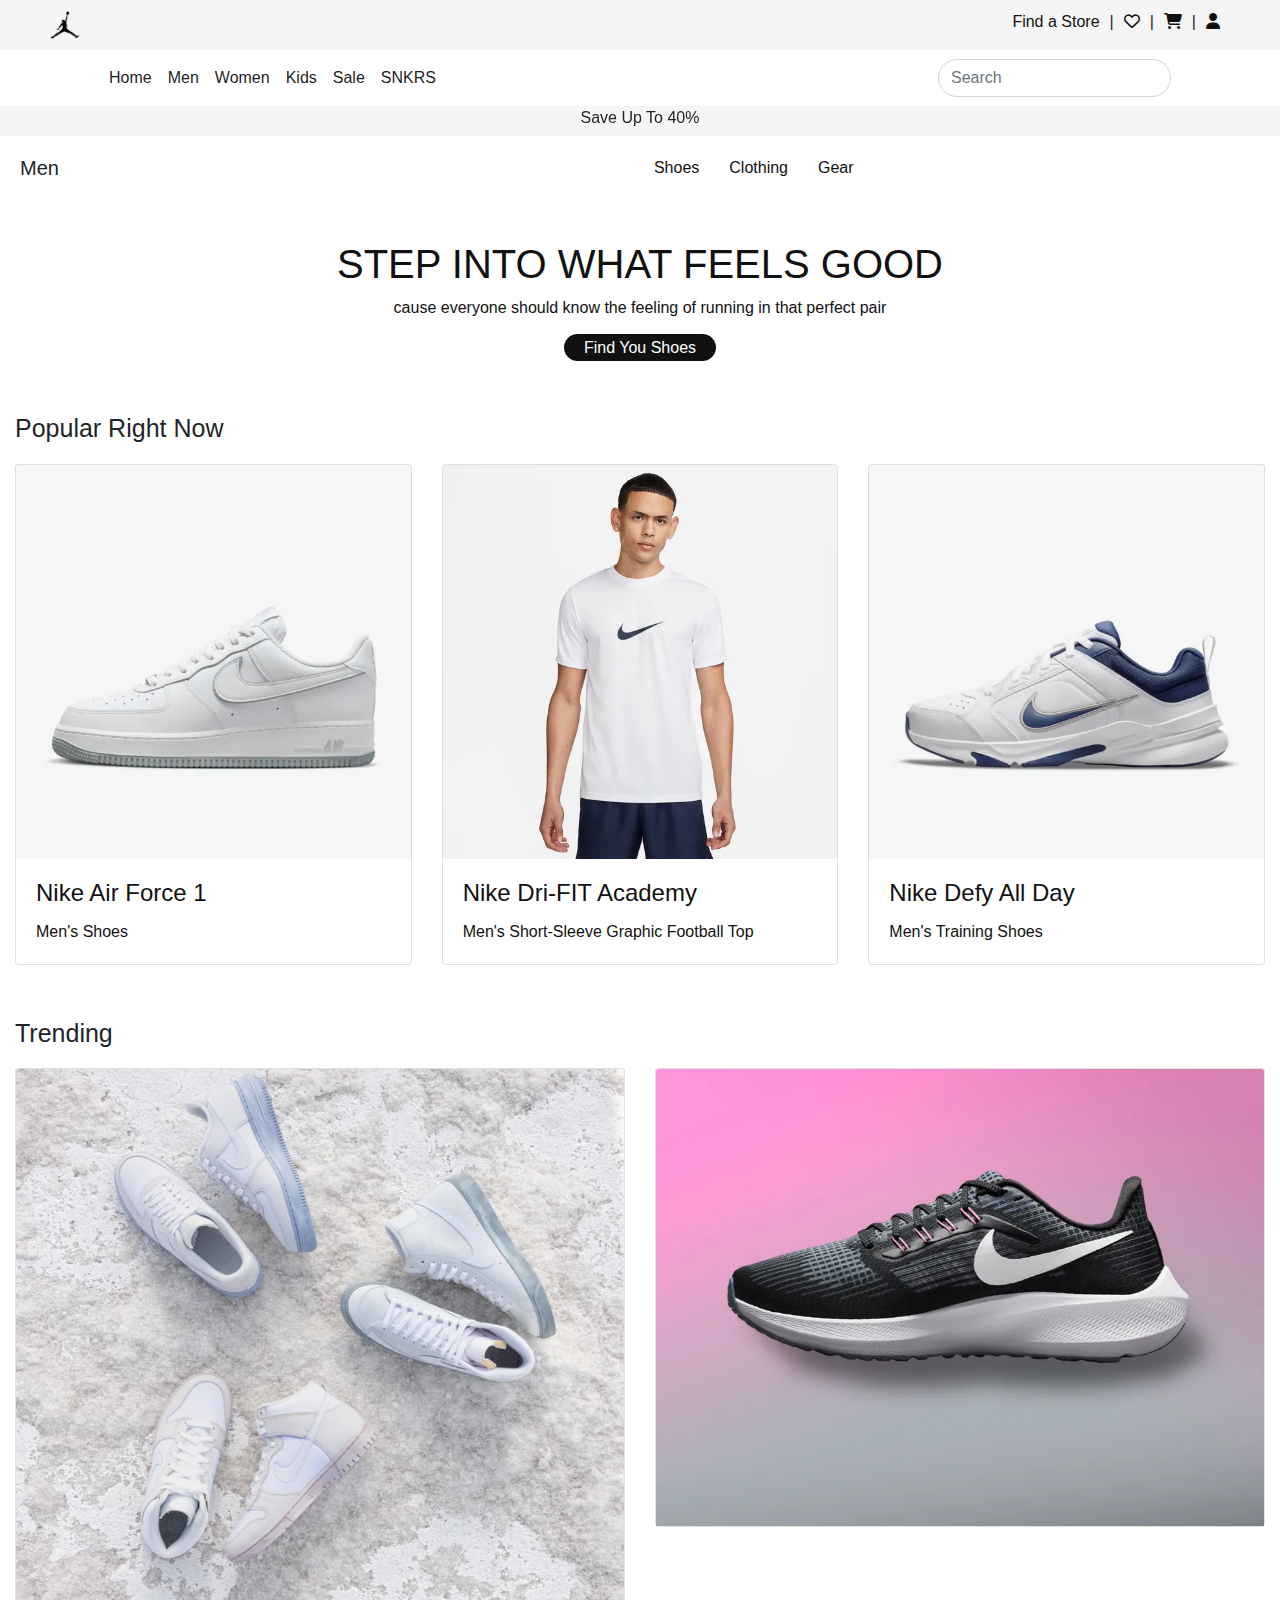
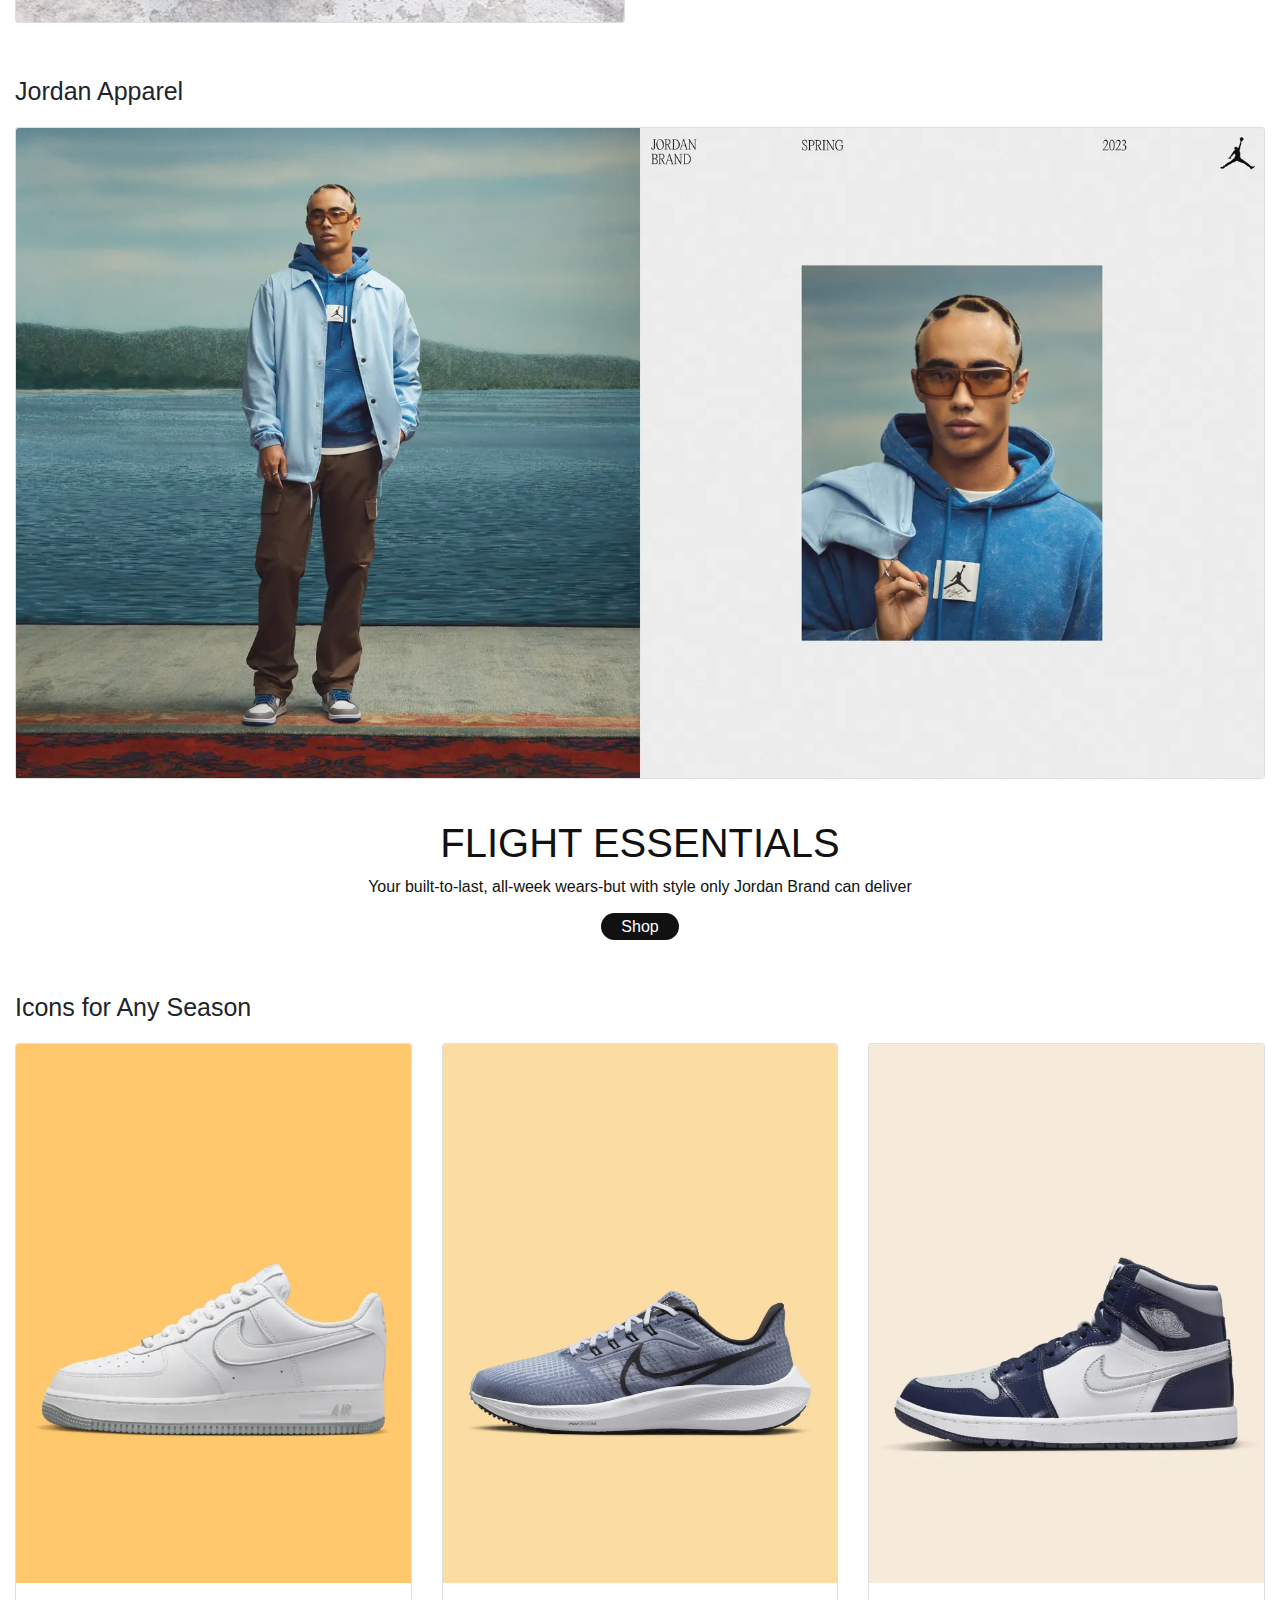
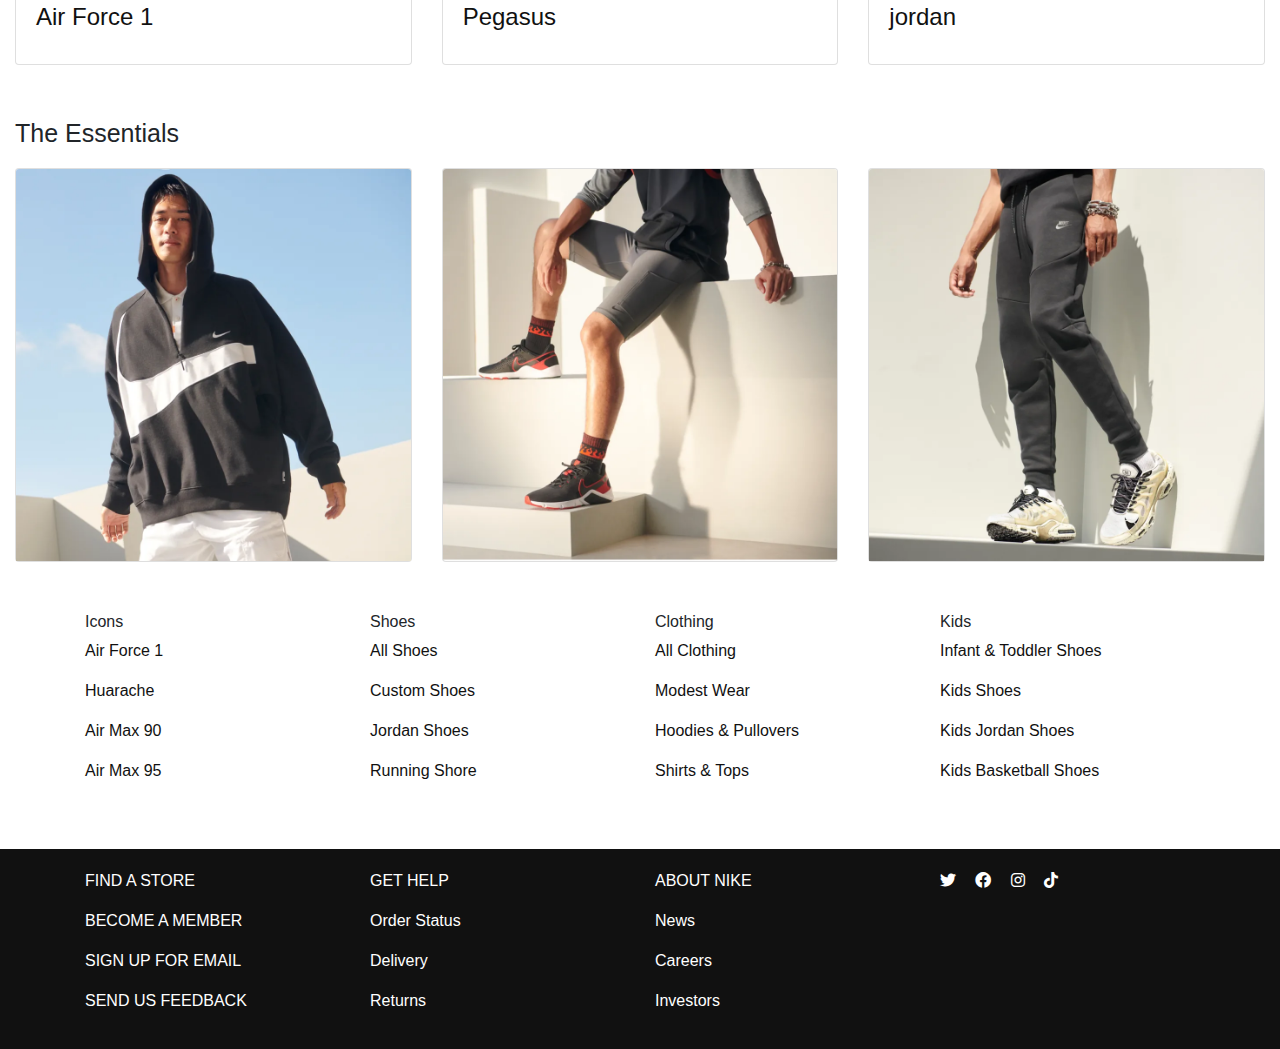
<file: list.html>
<!DOCTYPE html>
<html lang="en">
<head>
    <meta charset="UTF-8">
    <meta http-equiv="X-UA-Compatible" content="IE=edge">
    <meta name="viewport" content="width=device-width, initial-scale=1.0">
    <title>Nike. Just Do It. Nike VN </title>
    <link rel="shortcut icon" href="img/logo/tải_xuống-removebg-preview.png" type="image/x-icon">
    <link rel="stylesheet" href="css/bootstrap.min.css">
    <link rel="stylesheet" href="css/list.css">
    <link rel="stylesheet" href="fontawesome-free-6.3.0-web/css/all.min.css">
</head>
<body>
    <header>
        <div class="container-fluid">
            <div class="logo">
                <a href="index.html"><img src="img/logo/kisspng-jumpman-t-shirt-air-jordan-logo-nike-michael-jordan-5ac0b5c05b5c29.1901510115225788803742-removebg-preview.png" alt=""></a>
            </div>
            <div class="contact">
                <a href="">Find a Store</a>
                <p>|</p>  
                <a href=""><i class="fa-regular fa-heart"></i></a>
                <p>|</p>  
                <a href="cart.html"><i class="fa-solid fa-cart-shopping"></i></a>
                <p>|</p>  
                <a href="login.html"><i class="fa-solid fa-user"></i></a>  
            </div>
        </div>
    </header>
    <!-- end header -->
    <div class="menu">
        <div class="container">
            <nav class="navbar navbar-expand-sm navbar-light ">
                <button class="navbar-toggler d-lg-none" type="button" data-toggle="collapse" data-target="#collapsibleNavId" aria-controls="collapsibleNavId"
                    aria-expanded="false" aria-label="Toggle navigation">
                    <span class="navbar-toggler-icon"></span>
                </button>
                <div class="collapse navbar-collapse" id="collapsibleNavId">
                    <ul class="navbar-nav mr-auto mt-2 mt-lg-0">
                        <li class="nav-item active">
                            <a class="nav-link" href="index.html">Home <span class="sr-only">(current)</span></a>
                        </li>
                        <li class="nav-item active">
                            <a class="nav-link" href="list.html">Men <span class="sr-only">(current)</span></a>
                        </li>
                        <li class="nav-item active">
                            <a class="nav-link" href="list.html">Women <span class="sr-only">(current)</span></a>
                        </li>
                        <li class="nav-item active">
                            <a class="nav-link" href="list.html">Kids <span class="sr-only">(current)</span></a>
                        </li>
                        <li class="nav-item active">
                            <a class="nav-link" href="list.html">Sale <span class="sr-only">(current)</span></a>
                        </li>
                        <li class="nav-item active">
                            <a class="nav-link" href="list.html">SNKRS <span class="sr-only">(current)</span></a>
                        </li>
                    </ul>
                    <form class="form-inline my-2 my-lg-0">
                        <div class="icon">
                            <a href=""><i class="fa-regular fa-heart"></i></a>
                            <a href="cart.html"><i class="fa-solid fa-cart-shopping"></i></a>
                            <a href="login.html"><i class="fa-solid fa-user"></i></a> 
                        </div>
                        <input class="form-control mr-sm-2" type="text" placeholder="Search">
                    </form>
                </div>
            </nav>
            <div class="icon an">
                <a href=""><i class="fa-regular fa-heart"></i></a>
                <a href=""><i class="fa-solid fa-cart-shopping"></i></a>
                <a href=""><i class="fa-solid fa-user"></i></a> 
            </div>
        </div>
    </div>
    <!-- end menu -->
    <main>
        <div id="carouselExampleSlidesOnly" class="carousel slide" data-ride="carousel">
            <div class="carousel-inner">
              <div class="carousel-item active">
                <p>Save Up To 40%</p>
              </div>
              <div class="carousel-item">
                <p>Hello Nike App</p>
              </div>
              <div class="carousel-item">
                <p>Free Delivery</p>
              </div>
            </div>
        </div>
        <div class="banner">
            <div class="titel">
                <h5>Men</h5>
                <div class="titela">
                    <a href="">Shoes</a>
                    <a href="">Clothing</a>
                    <a href="">Gear</a>
                </div>
            </div>
            <div class="container-fluid">
            </div>
        </div>
        <div class="desc">
            <a class="tieude" href=""><h1>STEP INTO WHAT FEELS GOOD</h1></a>
            <a href=""><P>cause everyone should know the feeling of running in that perfect pair</P></a>
            <a class="nutbam" href="">Find You Shoes</a>
        </div>
        <div class="product">
            <div class="title">
                <p>Popular Right Now</p>
            </div>
            <div class="container-fluid">
                <div class="row">
                    <div class="col-lg-4">
                        <div class="card">
                            <a href="desc.html"><img class="card-img-top" src="img/product/2f9e087d-1f0f-4b72-8576-b7b7b64e73ae.webp" alt=""></a>
                            <div class="card-body">
                                <a href="desc.html"><h4 class="card-title">Nike Air Force 1</h4></a>
                                <a href="desc.html"><p class="card-text">Men's Shoes</p></a>
                            </div>
                        </div>
                    </div>
                    <div class="col-lg-4">
                        <div class="card">
                            <a href="desc.html"><img class="card-img-top" src="img/product/9d941c2a-2347-4417-b0d2-3df670b9fbf3.webp" alt=""></a>
                            <div class="card-body">
                                <a href="desc.html"><h4 class="card-title">Nike Dri-FIT Academy</h4></a>
                                <a href="desc.html"><p class="card-text">Men's Short-Sleeve Graphic Football Top</p></a>
                            </div>
                        </div>
                    </div>
                    <div class="col-lg-4">
                        <div class="card">
                            <a href="desc.html"><img class="card-img-top" src="img/product/fceca65b-709f-4072-b16a-98f3c1142fc4.webp" alt=""></a>
                            <div class="card-body">
                                <a href="desc.html"><h4 class="card-title">Nike Defy All Day</h4></a>
                                <a href="desc.html"><p class="card-text">Men's Training Shoes </p></a>
                            </div>
                        </div>
                    </div>
                </div>
            </div>
        </div>
        <div class="product product-img">
            <div class="title">
                <p>Trending</p>
            </div>
            <div class="container-fluid">
                <div class="row">
                    <div class="col-lg-6">
                        <div class="card anh">
                            <a  href="desc.html"><img class="card-img-top" src="img/banner/men-s-shoes-clothing-accessories.jpeg" alt=""></a>
                        </div>
                    </div>
                    <div class="col-lg-6">
                        <div class="card">
                            <a href="desc.html"><img class="card-img-top" src="img/banner/96281773-0c9d-43de-953d-9aaf7ac250e7.webp" alt=""></a>
                        </div>
                    </div>
                </div>
            </div>
        </div>
        <div class="product">
            <div class="title">
                <p>Jordan Apparel</p>
            </div>
            <div class="container-fluid">
                <div class="row">
                    <div class="col-lg-12">
                        <div class="card">
                            <a href="desc.html"><img class="card-img-top" src="img/banner/f26acfc4-0505-4c2d-ae46-f5696f4c7674.webp" alt=""></a>
                        </div>
                    </div>
                </div>
            </div>
        </div>
        <div class="desc">
            <a class="tieude" href=""><h1>FLIGHT ESSENTIALS</h1></a>
            <a href=""><P>Your built-to-last, all-week wears-but with style only Jordan Brand can deliver</P></a>
            <a class="nutbam" href="">Shop</a>
        </div>
        <div class="product">
            <div class="title">
                <p>Icons for Any Season</p>
            </div>
            <div class="container-fluid">
                <div class="row">
                    <div class="col-lg-4">
                        <div class="card">
                            <a href="desc.html"><img class="card-img-top" src="img/product/d64005db-ec05-467e-8949-f984063a4189.webp" alt=""></a>
                            <div class="card-body">
                                <a href="desc.html"><h4 class="card-title">Air Force 1</h4></a>
                            </div>
                        </div>
                    </div>
                    <div class="col-lg-4">
                        <div class="card">
                            <a href="desc.html"><img class="card-img-top" src="img/product/d33e5c43-a29e-4d53-8042-78265fe02b72.webp" alt=""></a>
                            <div class="card-body">
                                <a href="desc.html"><h4 class="card-title">Pegasus</h4></a>
                            </div>
                        </div>
                    </div>
                    <div class="col-lg-4">
                        <div class="card">
                            <a href="desc.html"><img class="card-img-top" src="img/product/e9f962e2-da30-4b18-9773-f10966145889.webp" alt=""></a>
                            <div class="card-body">
                                <a href="desc.html"><h4 class="card-title">jordan</h4></a>
                            </div>
                        </div>
                    </div>
                </div>
            </div>
        </div>
        <div class="product">
            <div class="title">
                <p>The Essentials</p>
            </div>
            <div class="container-fluid">
                <div class="row">
                    <div class="col-lg-4">
                        <div class="card">
                            <a href="desc.html"><img class="card-img-top" src="img/product/add981fc-05de-4468-9196-cd9a238a6dde.webp" alt=""></a>
                        </div>
                    </div>
                    <div class="col-lg-4">
                        <div class="card">
                            <a href="desc.html"><img class="card-img-top" src="img/product/44811b80-9be8-41a8-b57b-6a1a5a6f1987.webp" alt=""></a>
                        </div>
                    </div>
                    <div class="col-lg-4">
                        <div class="card">
                            <a href="desc.html"><img class="card-img-top" src="img/product/076e7230-4dff-474c-a933-4fcdc920271d.webp" alt=""></a>
                        </div>
                    </div>
                </div>
            </div>
        </div>
        <div class="container mota">
            <div class="row">
                <div class="col-lg-3">
                    <h6>Icons</h6>
                    <a href=""><p>Air Force 1</p></a>
                    <a href=""><p>Huarache</p></a>
                    <a href=""><p>Air Max 90</p></a>
                    <a href=""><p>Air Max 95</p></a>
                </div>
                <div class="col-lg-3">
                    <h6>Shoes</h6>
                    <a href=""><p>All Shoes</p></a>
                    <a href=""><p>Custom Shoes</p></a>
                    <a href=""><p>Jordan Shoes</p></a>
                    <a href=""><p>Running Shore</p></a>
                </div>
                <div class="col-lg-3">
                    <h6>Clothing</h6>
                    <a href=""><p>All Clothing</p></a>
                    <a href=""><p>Modest Wear</p></a>
                    <a href=""><p>Hoodies & Pullovers</p></a>
                    <a href=""><p>Shirts & Tops</p></a>
                </div>
                <div class="col-lg-3">
                    <h6>Kids</h6>
                    <a href=""><p>Infant & Toddler Shoes</p></a>
                    <a href=""><p>Kids Shoes</p></a>
                    <a href=""><p>Kids Jordan Shoes</p></a>
                    <a href=""><p>Kids Basketball Shoes</p></a>
                </div>
            </div>
        </div>
    </main>
    <footer>
        <div class="container footer">
            <div class="row">
                <div class="col-lg-3 col-sm-6 col-m-6">
                    <a href=""><p>FIND A STORE</p></a>
                    <a href=""><p>BECOME A MEMBER</p></a>
                    <a href=""><p>SIGN UP FOR EMAIL</p></a>
                    <a href="">SEND US FEEDBACK</a>
                </div>
                <div class="col-lg-3 col-sm-6">
                    <a href=""><p>GET HELP</p></a>
                    <a href=""><p>Order Status</p></a>
                    <a href=""><p>Delivery</p></a>
                    <a href=""><p>Returns</p></a>
                </div>
                <div class="col-lg-3 col-sm-6">
                    <a href=""><p>ABOUT NIKE</p></a>
                    <a href=""><p>News</p></a>
                    <a href=""><p>Careers</p></a>
                    <a href=""><P>Investors</P></a>
                </div>
                <div class="col-lg-3 col-sm-6 footer-icon">
                    <a href=""><i class="fa-brands fa-twitter"></i></a>
                    <a href=""><i class="fa-brands fa-facebook"></i></a>
                    <a href=""><i class="fa-brands fa-instagram"></i></a>
                    <a href=""><i class="fa-brands fa-tiktok"></i></a>
                </div>
            </div>
        </div>
    </footer>
    <script src="js/jquery.min.js"></script> 
    <script src="js/bootstrap.min.js"></script>
</body>
</html>
</file>
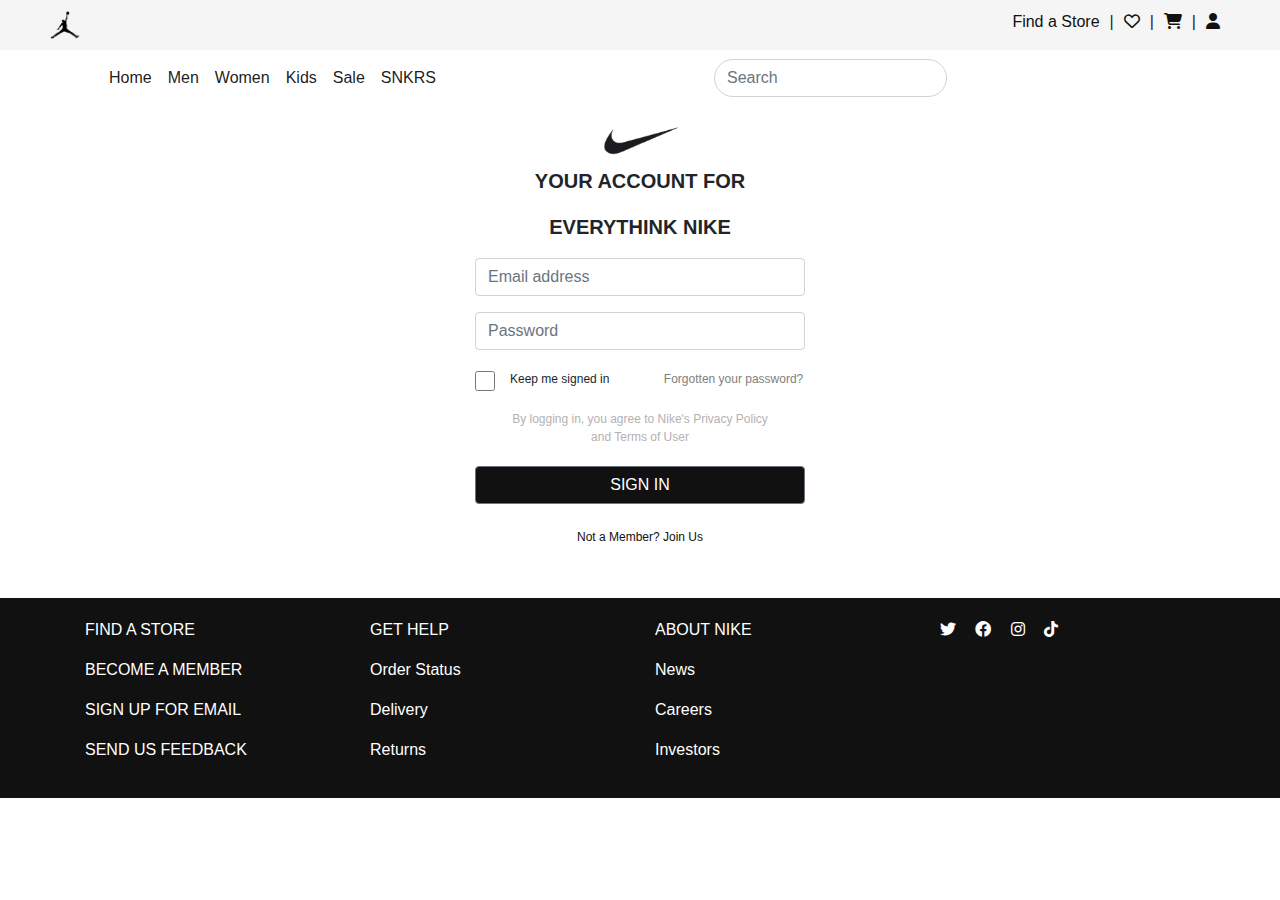
<file: login.html>
<!DOCTYPE html>
<html lang="en">
<head>
    <meta charset="UTF-8">
    <meta http-equiv="X-UA-Compatible" content="IE=edge">
    <meta name="viewport" content="width=device-width, initial-scale=1.0">
    <title>Nike. Just Do It. Nike VN </title>
    <link rel="shortcut icon" href="img/logo/tải_xuống-removebg-preview.png" type="image/x-icon">
    <link rel="stylesheet" href="css/bootstrap.min.css">
    <link rel="stylesheet" href="css/login.css">
    <link rel="stylesheet" href="fontawesome-free-6.3.0-web/css/all.min.css">
</head>
<body>
    <header>
        <div class="container-fluid">
            <div class="logo">
                <a href="index.html"><img src="img/logo/kisspng-jumpman-t-shirt-air-jordan-logo-nike-michael-jordan-5ac0b5c05b5c29.1901510115225788803742-removebg-preview.png" alt=""></a>
            </div>
            <div class="contact">
                <a href="">Find a Store</a>
                <p>|</p>  
                <a href=""><i class="fa-regular fa-heart"></i></a>
                <p>|</p>  
                <a href="cart.html"><i class="fa-solid fa-cart-shopping"></i></a>
                <p>|</p>  
                <a href="login.html"><i class="fa-solid fa-user"></i></a>  
            </div>
        </div>
    </header>
    <!-- end header -->
    <div class="menu">
        <div class="container">
            <nav class="navbar navbar-expand-sm navbar-light ">
                <button class="navbar-toggler d-lg-none" type="button" data-toggle="collapse" data-target="#collapsibleNavId" aria-controls="collapsibleNavId"
                    aria-expanded="false" aria-label="Toggle navigation">
                    <span class="navbar-toggler-icon"></span>
                </button>
                <div class="collapse navbar-collapse" id="collapsibleNavId">
                    <ul class="navbar-nav mr-auto mt-2 mt-lg-0">
                        <li class="nav-item active">
                            <a class="nav-link" href="index.html">Home <span class="sr-only">(current)</span></a>
                        </li>
                        <li class="nav-item active">
                            <a class="nav-link" href="list.html">Men <span class="sr-only">(current)</span></a>
                        </li>
                        <li class="nav-item active">
                            <a class="nav-link" href="list.html">Women <span class="sr-only">(current)</span></a>
                        </li>
                        <li class="nav-item active">
                            <a class="nav-link" href="list.html">Kids <span class="sr-only">(current)</span></a>
                        </li>
                        <li class="nav-item active">
                            <a class="nav-link" href="list.html">Sale <span class="sr-only">(current)</span></a>
                        </li>
                        <li class="nav-item active">
                            <a class="nav-link" href="list.html">SNKRS <span class="sr-only">(current)</span></a>
                        </li>
                    </ul>
                    <form class="form-inline my-2 my-lg-0">
                        <div class="icon">
                            <a href=""><i class="fa-regular fa-heart"></i></a>
                            <a href="cart.html"><i class="fa-solid fa-cart-shopping"></i></a>
                            <a href="login.html"><i class="fa-solid fa-user"></i></a> 
                        </div>
                        <input class="form-control form-search mr-sm-2" type="text" placeholder="Search">
                    </form>
                </div>
            </nav>
            <div class="icon an">
                <a href=""><i class="fa-regular fa-heart"></i></a>
                <a href=""><i class="fa-solid fa-cart-shopping"></i></a>
                <a href=""><i class="fa-solid fa-user"></i></a> 
            </div>
        </div>
    </div>
    <!-- end menu -->
    <div class="logo-nike">
        <a href="index.html"><img src="img/logo/tải_xuống-removebg-preview.png" alt=""></a>
    </div>
    <div class="titel">
        <p>YOUR ACCOUNT FOR</p>
        <p>EVERYTHINK NIKE</p>
    </div>
    <form action="index.html" method="post" name="login-form">
        <div class="form-group">
            <input type="text" class="form-control" id="exampleInputEmail1" aria-describedby="emailHelp" placeholder="Email address" name="email" >
        </div>
        <div class="form-group">
            <div class="error-email error" style="color: red; font-size: 13px;"></div>
        </div>
        <div class="form-group">
            <input type="password" class="form-control" id="exampleInputPassword1" placeholder="Password" name="password">
        </div>
        <div class="form-group">
            <div class="error-password error" style="color: red; font-size: 13px;"></div>
        </div>
        <div class="form-check">
            <input type="checkbox" class="form-check-input" id="exampleCheck1">
            <label class="form-check-label" for="exampleCheck1">Keep me signed in</label>
            <a href="">Forgotten your password?</a>
        </div>
        <div class="text">
            <a href="">By logging in, you agree to Nike's Privacy Policy</a>
            <a href="">and Terms of User</a>
        </div>
        <button type="submit" class="btn btn-secondary">SIGN IN</button>
        <div class="join">
            <a href="join.html">Not a Member? Join Us</a>
        </div>
    </form>
    <footer>
        <div class="container footer">
            <div class="row">
                <div class="col-lg-3 col-sm-6">
                    <a href=""><p>FIND A STORE</p></a>
                    <a href=""><p>BECOME A MEMBER</p></a>
                    <a href=""><p>SIGN UP FOR EMAIL</p></a>
                    <a href="">SEND US FEEDBACK</a>
                </div>
                <div class="col-lg-3 col-sm-6">
                    <a href=""><p>GET HELP</p></a>
                    <a href=""><p>Order Status</p></a>
                    <a href=""><p>Delivery</p></a>
                    <a href=""><p>Returns</p></a>
                </div>
                <div class="col-lg-3 col-sm-6">
                    <a href=""><p>ABOUT NIKE</p></a>
                    <a href=""><p>News</p></a>
                    <a href=""><p>Careers</p></a>
                    <a href=""><P>Investors</P></a>
                </div>
                <div class="col-lg-3 col-sm-6 footer-icon">
                    <a href=""><i class="fa-brands fa-twitter"></i></a>
                    <a href=""><i class="fa-brands fa-facebook"></i></a>
                    <a href=""><i class="fa-brands fa-instagram"></i></a>
                    <a href=""><i class="fa-brands fa-tiktok"></i></a>
                </div>
            </div>
        </div>
    </footer>
    <script src="js/jquery.min.js"></script> 
    <script src="js/bootstrap.min.js"></script>
    <script src="js/login.js"></script>
</body>
</html>
</file>
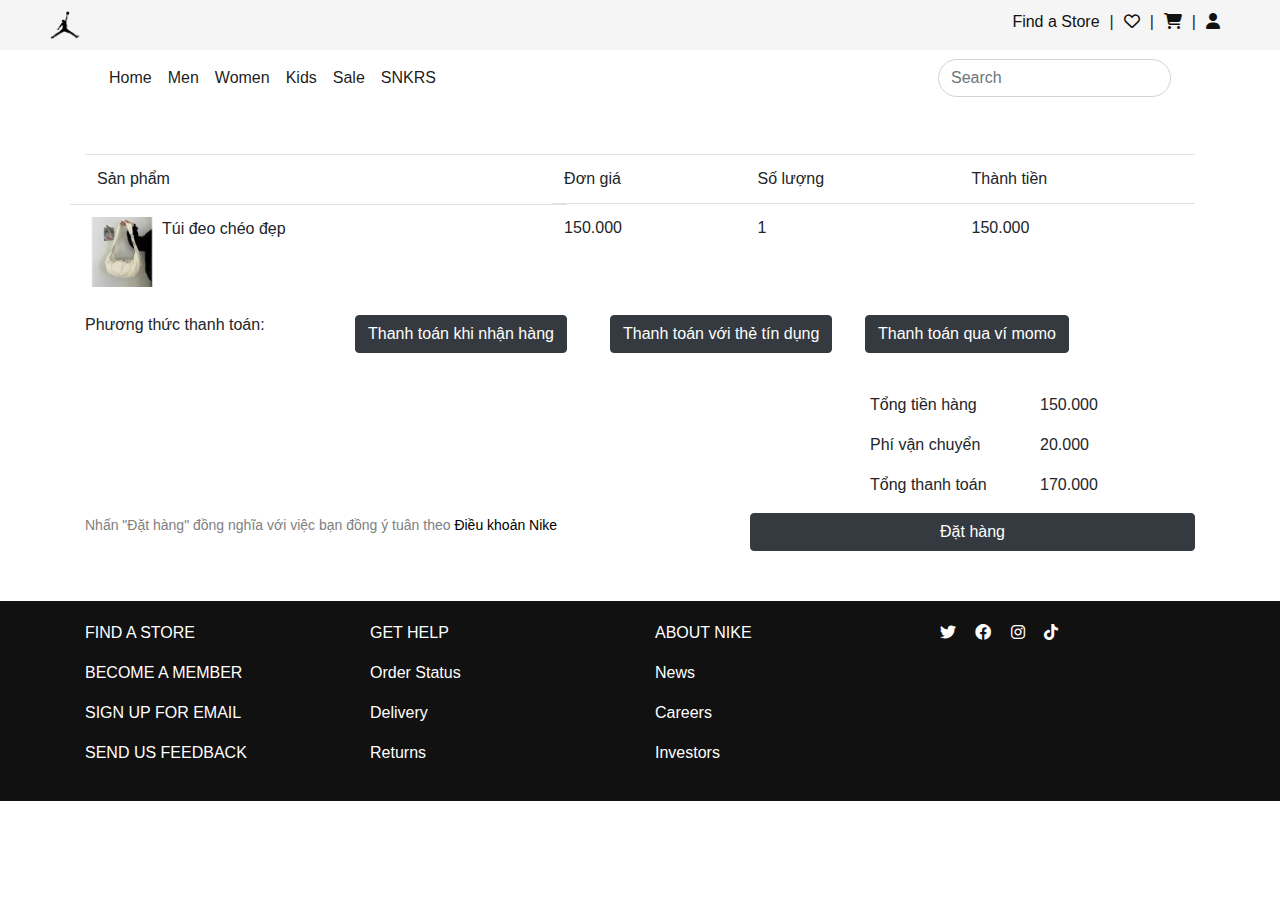
<file: pay.html>
<!DOCTYPE html>
<html lang="en">
<head>
    <meta charset="UTF-8">
    <meta http-equiv="X-UA-Compatible" content="IE=edge">
    <meta name="viewport" content="width=device-width, initial-scale=1.0">
    <title>Nike. Just Do It. Nike VN </title>
    <link rel="shortcut icon" href="img/logo/tải_xuống-removebg-preview.png" type="image/x-icon">
    <link rel="stylesheet" href="css/bootstrap.min.css">
    <link rel="stylesheet" href="css/pay.css">
    <link rel="stylesheet" href="fontawesome-free-6.3.0-web/css/all.min.css">
</head>
<body>
    <header>
        <div class="container-fluid">
            <div class="logo">
                <a href="index.html"><img src="img/logo/kisspng-jumpman-t-shirt-air-jordan-logo-nike-michael-jordan-5ac0b5c05b5c29.1901510115225788803742-removebg-preview.png" alt=""></a>
            </div>
            <div class="contact">
                <a href="">Find a Store</a>
                <p>|</p>  
                <a href=""><i class="fa-regular fa-heart"></i></a>
                <p>|</p>  
                <a href="cart.html"><i class="fa-solid fa-cart-shopping"></i></a>
                <p>|</p>  
                <a href="login.html"><i class="fa-solid fa-user"></i></a>  
            </div>
        </div>
    </header>
    <!-- end header -->
    <div class="menu">
        <div class="container">
            <nav class="navbar navbar-expand-sm navbar-light ">
                <button class="navbar-toggler d-lg-none" type="button" data-toggle="collapse" data-target="#collapsibleNavId" aria-controls="collapsibleNavId"
                    aria-expanded="false" aria-label="Toggle navigation">
                    <span class="navbar-toggler-icon"></span>
                </button>
                <div class="collapse navbar-collapse" id="collapsibleNavId">
                    <ul class="navbar-nav mr-auto mt-2 mt-lg-0">
                        <li class="nav-item active">
                            <a class="nav-link" href="index.html">Home <span class="sr-only">(current)</span></a>
                        </li>
                        <li class="nav-item active">
                            <a class="nav-link" href="list.html">Men <span class="sr-only">(current)</span></a>
                        </li>
                        <li class="nav-item active">
                            <a class="nav-link" href="list.html">Women <span class="sr-only">(current)</span></a>
                        </li>
                        <li class="nav-item active">
                            <a class="nav-link" href="list.html">Kids <span class="sr-only">(current)</span></a>
                        </li>
                        <li class="nav-item active">
                            <a class="nav-link" href="list.html">Sale <span class="sr-only">(current)</span></a>
                        </li>
                        <li class="nav-item active">
                            <a class="nav-link" href="list.html">SNKRS <span class="sr-only">(current)</span></a>
                        </li>
                    </ul>
                    <form class="form-inline my-2 my-lg-0">
                        <div class="icon">
                            <a href=""><i class="fa-regular fa-heart"></i></a>
                            <a href="cart.html"><i class="fa-solid fa-cart-shopping"></i></a>
                            <a href="login.html"><i class="fa-solid fa-user"></i></a> 
                        </div>
                        <input class="form-control mr-sm-2" type="text" placeholder="Search">
                    </form>
                </div>
            </nav>
            <div class="icon an">
                <a href=""><i class="fa-regular fa-heart"></i></a>
                <a href=""><i class="fa-solid fa-cart-shopping"></i></a>
                <a href=""><i class="fa-solid fa-user"></i></a> 
            </div>
        </div>
    </div>
    <!-- end menu -->
    <main>
        <div class="container">
            <div class="head-main mt-5">
                <table class="table">
                    <thead>
                        <tr>
                            <td>Sản phẩm</td>
                            <td>Đơn giá</td>
                            <td>Số lượng</td>
                            <td>Thành tiền</td>
                        </tr>
                    </thead>
                    <tbody>
                        <tr>
                            <td scope="row" class="row">
                                <img src="./img/product/tui.jfif" alt="" width="80px" height="70px">
                                <div class="name">
                                    Túi đeo chéo đẹp
                                </div>
                            </td>
                            <td>
                                150.000
                            </td>
                            <td>1</td>
                            <td>150.000</td>
                        </tr>
                    </tbody>
                </table>
                <div class="payment">
                    <div class="payment_method row">
                        <div class="col-lg-3">
                            <h6>Phương thức thanh toán:</h6>
                        </div>
                        <div class="col-lg-3 row">
                            <button class="btn btn-dark" role="radio" >Thanh toán khi nhận hàng</button>
                        </div>
                        <div class="col-lg-3 row">
                            <button class="btn btn-dark" role="radio" >Thanh toán với thẻ tín dụng</button>
                        </div>
                        <div class="col-lg-3 row">
                            <button class="btn btn-dark" role="radio" >Thanh toán qua ví momo</button>
                        </div>
                    </div>
                </div>
                <div class="total_price mt-4">
                    <div class="col-lg-4 row">
                        <div class="col-lg-6 mt-3">
                            <span>Tổng tiền hàng</span>
                        </div>  
                        <div class="col-lg-6 mt-3">
                            <span>150.000</span>  
                        </div>  
                        <div class="col-lg-6 mt-3">
                            <span>Phí vận chuyển</span>
                        </div>
                        <div class="col-lg-6 mt-3">
                            <span>20.000</span>  
                        </div>  
                        <div class="col-lg-6 mt-3">
                            <span>Tổng thanh toán</span>
                        </div>  
                        <div class="col-lg-6 mt-3">
                            <span>170.000</span>  
                        </div>                      
                    </div>
                </div>
                <div class="dat_hang row mt-3">
                    <div class="col-lg-7">
                        <small>Nhấn "Đặt hàng" đồng nghĩa với việc bạn đồng ý tuân theo <a href="">Điều khoản Nike</a></small>
                    </div>
                    <div class="col-lg-5 submit">
                        <div class="nut_bam">
                            <button type="submit" class="btn btn-dark" >Đặt hàng</button>
                        </div>
                    </div>
                </div>
            </div>
            </div>
        </div>
    </main>
    <footer>
        <div class="container footer">
            <div class="row">
                <div class="col-lg-3 col-sm-6">
                    <a href=""><p>FIND A STORE</p></a>
                    <a href=""><p>BECOME A MEMBER</p></a>
                    <a href=""><p>SIGN UP FOR EMAIL</p></a>
                    <a href="">SEND US FEEDBACK</a>
                </div>
                <div class="col-lg-3 col-sm-6">
                    <a href=""><p>GET HELP</p></a>
                    <a href=""><p>Order Status</p></a>
                    <a href=""><p>Delivery</p></a>
                    <a href=""><p>Returns</p></a>
                </div>
                <div class="col-lg-3 col-sm-6">
                    <a href=""><p>ABOUT NIKE</p></a>
                    <a href=""><p>News</p></a>
                    <a href=""><p>Careers</p></a>
                    <a href=""><P>Investors</P></a>
                </div>
                <div class="col-lg-3 col-sm-6 footer-icon">
                    <a href=""><i class="fa-brands fa-twitter"></i></a>
                    <a href=""><i class="fa-brands fa-facebook"></i></a>
                    <a href=""><i class="fa-brands fa-instagram"></i></a>
                    <a href=""><i class="fa-brands fa-tiktok"></i></a>
                </div>
            </div>
        </div>
    </footer>
    <script src="js/jquery.min.js"></script> 
    <script src="js/bootstrap.min.js"></script>
    <script>//<![CDATA[
        $('input.input-qty').each(function() {
          var $this = $(this),
            qty = $this.parent().find('.is-form'),
            min = Number($this.attr('min')),
            max = Number($this.attr('max'))
          if (min == 0) {
            var d = 0
          } else d = min
          $(qty).on('click', function() {
            if ($(this).hasClass('minus')) {
              if (d > min) d += -1
            } else if ($(this).hasClass('plus')) {
              var x = Number($this.val()) + 1
              if (x <= max) d += 1
            }
            $this.attr('value', d).val(d)
          })
        })
        //]]></script>
</body>
</html>
</file>
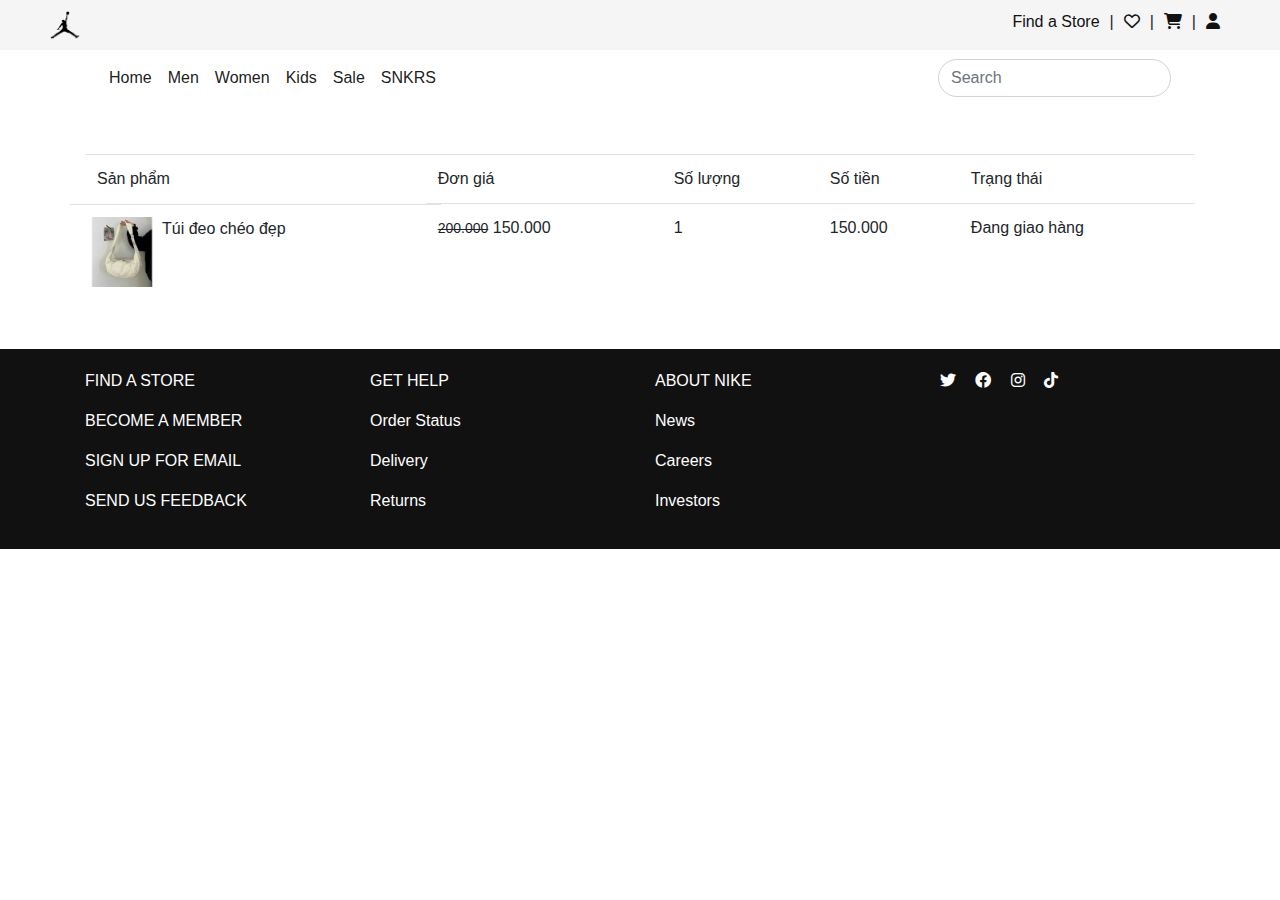
<file: status.html>
<!DOCTYPE html>
<html lang="en">
<head>
    <meta charset="UTF-8">
    <meta http-equiv="X-UA-Compatible" content="IE=edge">
    <meta name="viewport" content="width=device-width, initial-scale=1.0">
    <title>Nike. Just Do It. Nike VN </title>
    <link rel="shortcut icon" href="img/logo/tải_xuống-removebg-preview.png" type="image/x-icon">
    <link rel="stylesheet" href="css/bootstrap.min.css">
    <link rel="stylesheet" href="css/cart.css">
    <link rel="stylesheet" href="fontawesome-free-6.3.0-web/css/all.min.css">
</head>
<body>
    <header>
        <div class="container-fluid">
            <div class="logo">
                <a href="index.html"><img src="img/logo/kisspng-jumpman-t-shirt-air-jordan-logo-nike-michael-jordan-5ac0b5c05b5c29.1901510115225788803742-removebg-preview.png" alt=""></a>
            </div>
            <div class="contact">
                <a href="">Find a Store</a>
                <p>|</p>  
                <a href=""><i class="fa-regular fa-heart"></i></a>
                <p>|</p>  
                <a href="cart.html"><i class="fa-solid fa-cart-shopping"></i></a>
                <p>|</p>  
                <a href="login.html"><i class="fa-solid fa-user"></i></a>  
            </div>
        </div>
    </header>
    <!-- end header -->
    <div class="menu">
        <div class="container">
            <nav class="navbar navbar-expand-sm navbar-light ">
                <button class="navbar-toggler d-lg-none" type="button" data-toggle="collapse" data-target="#collapsibleNavId" aria-controls="collapsibleNavId"
                    aria-expanded="false" aria-label="Toggle navigation">
                    <span class="navbar-toggler-icon"></span>
                </button>
                <div class="collapse navbar-collapse" id="collapsibleNavId">
                    <ul class="navbar-nav mr-auto mt-2 mt-lg-0">
                        <li class="nav-item active">
                            <a class="nav-link" href="index.html">Home <span class="sr-only">(current)</span></a>
                        </li>
                        <li class="nav-item active">
                            <a class="nav-link" href="list.html">Men <span class="sr-only">(current)</span></a>
                        </li>
                        <li class="nav-item active">
                            <a class="nav-link" href="list.html">Women <span class="sr-only">(current)</span></a>
                        </li>
                        <li class="nav-item active">
                            <a class="nav-link" href="list.html">Kids <span class="sr-only">(current)</span></a>
                        </li>
                        <li class="nav-item active">
                            <a class="nav-link" href="list.html">Sale <span class="sr-only">(current)</span></a>
                        </li>
                        <li class="nav-item active">
                            <a class="nav-link" href="list.html">SNKRS <span class="sr-only">(current)</span></a>
                        </li>
                    </ul>
                    <form class="form-inline my-2 my-lg-0">
                        <div class="icon">
                            <a href=""><i class="fa-regular fa-heart"></i></a>
                            <a href="cart.html"><i class="fa-solid fa-cart-shopping"></i></a>
                            <a href="login.html"><i class="fa-solid fa-user"></i></a> 
                        </div>
                        <input class="form-control mr-sm-2" type="text" placeholder="Search">
                    </form>
                </div>
            </nav>
            <div class="icon an">
                <a href=""><i class="fa-regular fa-heart"></i></a>
                <a href=""><i class="fa-solid fa-cart-shopping"></i></a>
                <a href=""><i class="fa-solid fa-user"></i></a> 
            </div>
        </div>
    </div>
    <!-- end menu -->
    <main>
        <div class="container">
            <div class="head-main mt-5">
                <table class="table">
                    <thead>
                        <tr>
                            <td>Sản phẩm</td>
                            <td>Đơn giá</td>
                            <td>Số lượng</td>
                            <td>Số tiền</td>
                            <td>Trạng thái</td>
                        </tr>
                    </thead>
                    <tbody>
                        <tr>
                            </td>
                            <td scope="row" class="row">
                                <img src="./img/product/tui.jfif" alt="" width="80px" height="70px">
                                <div class="name">
                                    Túi đeo chéo đẹp
                                </div>
                            </td>
                            <td>
                                <s><small>200.000</small></s>
                                150.000
                            </td>
                            <td>1</td>
                            <td>150.000</td>
                            <td>Đang giao hàng</td>
                        </tr>
                    </tbody>
                </table>
            </div>
        </div>
    </main>
    <footer>
        <div class="container footer">
            <div class="row">
                <div class="col-lg-3 col-sm-6">
                    <a href=""><p>FIND A STORE</p></a>
                    <a href=""><p>BECOME A MEMBER</p></a>
                    <a href=""><p>SIGN UP FOR EMAIL</p></a>
                    <a href="">SEND US FEEDBACK</a>
                </div>
                <div class="col-lg-3 col-sm-6">
                    <a href=""><p>GET HELP</p></a>
                    <a href=""><p>Order Status</p></a>
                    <a href=""><p>Delivery</p></a>
                    <a href=""><p>Returns</p></a>
                </div>
                <div class="col-lg-3 col-sm-6">
                    <a href=""><p>ABOUT NIKE</p></a>
                    <a href=""><p>News</p></a>
                    <a href=""><p>Careers</p></a>
                    <a href=""><P>Investors</P></a>
                </div>
                <div class="col-lg-3 col-sm-6 footer-icon">
                    <a href=""><i class="fa-brands fa-twitter"></i></a>
                    <a href=""><i class="fa-brands fa-facebook"></i></a>
                    <a href=""><i class="fa-brands fa-instagram"></i></a>
                    <a href=""><i class="fa-brands fa-tiktok"></i></a>
                </div>
            </div>
        </div>
    </footer>
    <script src="js/jquery.min.js"></script> 
    <script src="js/bootstrap.min.js"></script>
    <script>//<![CDATA[
        $('input.input-qty').each(function() {
          var $this = $(this),
            qty = $this.parent().find('.is-form'),
            min = Number($this.attr('min')),
            max = Number($this.attr('max'))
          if (min == 0) {
            var d = 0
          } else d = min
          $(qty).on('click', function() {
            if ($(this).hasClass('minus')) {
              if (d > min) d += -1
            } else if ($(this).hasClass('plus')) {
              var x = Number($this.val()) + 1
              if (x <= max) d += 1
            }
            $this.attr('value', d).val(d)
          })
        })
        //]]></script>
</body>
</html>
</file>
<file: css/style.css>
*{
    margin: 0;
    padding: 0;
    box-sizing: border-box;
}
header .container-fluid{
    width: 100%;
    display: flex;
    justify-content: space-between;
    padding: 10px;
    height: 50px;
    background-color: #f5f5f5f5;
    padding-left:50px ;
    padding-right: 50px;
}
header .logo{
    width: 30px;
    height: 30px;
}
header .logo img{
    width: 100%;
    height: 100%;
}
.contact{
    display: flex;
}
.contact p{
    margin-right: 10px;
}
.contact a{
    margin-right: 10px;
    text-decoration: none;
    color: #111111;
}
.form-control{
    border-radius: 20px;
}
.icon{
    display: flex;
}
.icon a{
    font-size: 20px;
    margin: 15px;
    color: #111111;
    display: none;
}
.an{
    display: none;
}
.carousel-item{
    text-align: center;
    background-color: #f5f5f5f5;
    height: 30px;
}
.banner{
    position: relative;
}
.banner img{
    width: 100%;
}
.text{
    position: absolute;
    left: 50px;
    bottom: 100px;
}
.text h1{
    font-weight: bold;
    color: white;
}
.text p{
    font-size: 18px;
    color: white;
}
.title p{
    font-size: 25px;
    margin-top: 50px;
    margin-left: 15px;
}
.card{
    overflow: hidden;
}
#card-img{
    transition: 1s;
}
#card-img:hover{
    transform: scale(1.1);
    transition: 1s;
}
.container-fluid .row .col-lg-4 .card{
    margin-bottom: 100px;
}
.container-fluid .col-lg-4 .card a{
    text-decoration: none;
    color: #111111;
}
.product{
    margin-bottom: 100px;
} 
.desc{
    text-align: center;
    margin: 40px;
}
.desc a{
    color: #111111;
    text-decoration: none;

}
.desc h1{
    font-size: 50px;
    font-weight: bolder;
}
.desc .tieude{
    font-weight: bold;
    font-size: larger;
}
.desc .nutbam{
    background-color: #111111;
    padding: 5px 20px;
    border-radius: 20px ;
    color: white;
}
.desc .nutbam:hover{
    background-color: gray;
}
.mota .row .col-lg-3 a{
    text-decoration: none;
    color: #111111;
}
footer{
    background-color: #111111;
    padding: 20px ;
    margin-top: 50px;
}
.footer .row .col-lg-3 a{
    text-decoration: none;
    color: white;
}
.footer-icon a{
    margin-right:15px ;
}
@media screen and (max-width:992px) {
    .mota .row .col-lg-3{
        display: none;
    }
    footer .row .col-lg-3{
        margin-bottom: 20px;
    }
}
@media screen and (max-width:960px) {
    header{
        display: none;
    }
    .form-inline .form-control{
        display: none;
    }
    .icon a{
        display: block;
    }
    .text{
        display: none;
    }
}
@media screen and (max-width:575px) {
    .menu .container{
        display: flex;
    }
    .icon{
        display: block;
        display: flex;
    }
}
@media screen and (max-width:451px) {
    .title p{
        font-size: 20px;
        margin-left: 20px;
    }
}
@media screen and (max-width:426px) {
    .desc h1{
        font-size: 30px;
    }
}

.backTop{
    width: 50px;
    height: 50px;
    display: flex;
    justify-content: center;
    align-items: center;
    border: 2px solid black;
    position: fixed;
    bottom: 40px;
    right: 10px;
    cursor: pointer;
}
.backTop i{
    font-size: 30px;
}
.backTop:hover{
    background-color: orange;
}
</file>
<file: css/cart.css>
*{
    margin: 0;
    padding: 0;
    box-sizing: border-box;
}
header .container-fluid{
    width: 100%;
    display: flex;
    justify-content: space-between;
    padding: 10px;
    height: 50px;
    background-color: #f5f5f5f5;
    padding-left:50px ;
    padding-right: 50px;
}
header .logo{
    width: 30px;
    height: 30px;
}
header .logo img{
    width: 100%;
    height: 100%;
}
.form-check .form-check-input{
    display: flex;
    size: 30px;
}
.mua_hang{
    display: flex;
    justify-content: flex-end;
}
.buttons_added {
    opacity:1;
    display:inline-block;
    display:-ms-inline-flexbox;
    display:inline-flex;
    white-space:nowrap;
    vertical-align:top;
}
.is-form {
    overflow:hidden;
    position:relative;
    background-color:#f9f9f9;
    height:2.2rem;
    width:1.9rem;
    padding:0;
    text-shadow:1px 1px 1px #fff;
    border:1px solid #ddd;
}
.is-form:focus,.input-text:focus {
    outline:none;
}
.is-form.minus {
    border-radius:4px 0 0 4px;
}
.is-form.plus {
    border-radius:0 4px 4px 0;
}
.input-qty {
    background-color:#fff;
    height:2.2rem;
    text-align:center;
    font-size:1rem;
    display:inline-block;
    vertical-align:top;
    margin:0;
    border-top:1px solid #ddd;
    border-bottom:1px solid #ddd;
    border-left:0;
    border-right:0;
    padding:0;
}
.input-qty::-webkit-outer-spin-button,.input-qty::-webkit-inner-spin-button {
    -webkit-appearance:none;
    margin:0;
}


.contact{
    display: flex;
}
.contact p{
    margin-right: 10px;
}
.contact a{
    margin-right: 10px;
    text-decoration: none;
    color: #111111;
}
.form-control{
    border-radius: 20px;
}
.icon{
    display: flex;
}
.icon a{
    font-size: 20px;
    margin: 15px;
    color: #111111;
    display: none;
}
.an{
    display: none;
}
.carousel-item{
    text-align: center;
    background-color: #f5f5f5f5;
    height: 30px;
}
.cart{
    margin-top: 40px;

}
.cart .col-lg-3 .titel{
    margin-bottom:30px ;
}
.cart .col-lg-3 a{
    text-decoration: none;
    color: #111111;
}
.cart .col-lg-4 .sumary a{
    text-decoration: none;
    color: #111111;
}
.anh{
    margin-right: 100px;
}
.cart .col-lg-3 i{
    color: gray;
    margin-right: 20px;
    font-size: 20px;
}
.cart .col-lg-3 i:hover{
    color: black;
}
.card img{
    width: 100%;
}
.nut{
    display: flex;
    flex-direction: column;
    text-align: center;
}
.nut a{
    background-color: #111111;
    margin-top: 50px;
    margin-bottom: -30px;
    color: white;
    padding: 20px;
    border-radius: 40px;
    font-size: 18px;
    text-decoration: none;
}
.nut a:hover{
    background-color: rgb(80, 78, 78);
}
footer{
    background-color: #111111;
    padding: 20px ;
    margin-top: 50px;
}
.footer .row .col-lg-3 a{
    text-decoration: none;
    color: white;
}
.footer-icon a{
    margin-right:15px ;
}
@media screen and (max-width:960px) {
    header{
        display: none;
    }
    .form-inline .form-control{
        display: none;
    }
    .icon a{
        display: block;
    }
    .banner .titel{
        display: none;
    }
    .card img{
        width: 100%;
    }
    .col-lg-3{
        margin-bottom: 20px;
    }
}
@media screen and (max-width:600px) {
    .table-resonsive th{
        display: none;
    }
}
@media screen and (max-width:575px) {
    .menu .container{
        display: flex;
    }
    .icon{
        display: block;
        display: flex;
    }
}
</file>
<file: css/desc.css>
*{
    margin: 0;
    padding: 0;
    box-sizing: border-box;
}
header .container-fluid{
    width: 100%;
    display: flex;
    justify-content: space-between;
    padding: 10px;
    height: 50px;
    background-color: #f5f5f5f5;
    padding-left:50px ;
    padding-right: 50px;
}
header .logo{
    width: 30px;
    height: 30px;
}
header .logo img{
    width: 100%;
    height: 100%;
}
.contact{
    display: flex;
}
.contact p{
    margin-right: 10px;
}
.contact a{
    margin-right: 10px;
    text-decoration: none;
    color: #111111;
}
.form-control{
    border-radius: 20px;
}
.icon{
    display: flex;
}
.icon a{
    font-size: 20px;
    margin: 15px;
    color: #111111;
    display: none;
}
.an{
    display: none;
}
.carousel-item{
    text-align: center;
    background-color: #f5f5f5f5;
    height: 30px;
}
.product{
    margin-top: 100px;
}
.product .card{
    border: none;
}
.product .card img{
    margin-bottom: 30px;
} 
.product .container-fluid .row .col-lg-4 .nut .nutcham{
    text-decoration: none;
    color: #111111;
}
.product .container-fluid .row .col-lg-4 p{
    font-size: 18px;
}
.nut{
    display: flex;
    flex-direction: column;
}
.product .nutbam{
    background-color: #111111;
    padding: 20px ;
    width: 100%;
    border-radius: 40px ;
    color: white;
    margin-bottom: 50px;
    text-align: center;
    margin-top: 30px;
}
.product .nutbam:hover{
    background-color: gray;
}
.product .nutcham{
        padding: 20px ;
    width: 100%;
    border-radius: 40px ;
    color: #111111;
    border: 1px solid gray;
    text-align: center;
    margin-bottom: 50px;
}
.product .nutcham:hover{
    border: 1.5px solid black;
}
.product .title p{
    font-size: 25px;
    margin-top: 50px;
    margin-left: 15px;
}
footer{
    background-color: #111111;
    padding: 20px ;
    margin-top: 50px;
}
.footer .row .col-lg-3 a{
    text-decoration: none;
    color: white;
}
.footer-icon a{
    margin-right:15px ;
}
.danhgia a{
    color: #111111;
    text-decoration: none;
}
.gachchan{
    width: 50%;
    height: 1px;
    background-color: rgb(201, 201, 201);
    margin: 20px 0px;
}
@media screen and (max-width:992px) {
    .mota .row .col-lg-3{
        display: none;
    }
    footer .row .col-lg-3{
        margin-bottom: 20px;
    }
    .product-img .container-fluid .card{
        margin-bottom: 30px;
    }
    .product .nutcham{
        margin-bottom: 50px;
    }
    .product .container-fluid .row .col-lg-4 .chuthich{
        margin-top: 20px;
    }
    .danhgia{
        display: none;
    }
}
@media screen and (max-width:960px) {
    header{
        display: none;
    }
    .form-inline .form-control{
        display: none;
    }
    .icon a{
        display: block;
    }
    .banner .titel{
        display: none;
    }
}
@media screen and (max-width:575px) {
    .menu .container{
        display: flex;
    }
    .icon{
        display: block;
        display: flex;
    }
}
</file>
<file: css/join.css>
*{
    margin: 0;
    padding: 0;
    box-sizing: border-box;
}
header .container-fluid{
    width: 100%;
    display: flex;
    justify-content: space-between;
    padding: 10px;
    height: 50px;
    background-color: #f5f5f5f5;
    padding-left:50px ;
    padding-right: 50px;
}
header .logo{
    width: 30px;
    height: 30px;
}
header .logo img{
    width: 100%;
    height: 100%;
}
.contact{
    display: flex;
}
.contact p{
    margin-right: 10px;
}
.contact a{
    margin-right: 10px;
    text-decoration: none;
    color: #111111;
}
.form-search{
    border-radius: 20px;
}
.icon{
    display: flex;
}
.icon a{
    font-size: 20px;
    margin: 15px;
    color: #111111;
    display: none;
}
.an{
    display: none;
}
.logo-nike{
    width: 100px;
    margin: auto;
}
.logo-nike img{
    width: 100%;
}
.titel p{
    font-weight: bold;
    font-size: 20px;
    text-align: center;
}
form{
    margin: auto;
    width: 330px;
}
.form-check-input{
    width: 20px;
    height: 20px;
}
.form-check-label{
    margin-left: 15px;
    font-size: 12px;
}
.form-check a{
    text-decoration: none;
    color: rgb(179, 178, 178);
    font-size: 12px;
    margin-left: 50px;
}
.text{
    display: flex;
    flex-direction: column;
    text-align: center;
    margin-top: 20px;
    margin-bottom: 20px;
}
.text a{
    color: gray;
    font-size: 12px;
    text-decoration: none;
}
.form-check{
    margin-top: 30px;
}
.form-check-input{
    width: 20px;
    height: 20px;
}
.form-check-label{
    margin-left: 15px;
    font-size: 12px;
    color: gray;
}
.btn-secondary{
    width: 100%;
    background-color: #111111;
}
.btn-secondary :hover{
    background-color: rgb(179, 178, 178);
}
#gender1{
    width: 150px;
    margin-right: 25px;
    background-color: white;
    border: 1px solid rgb(177, 177, 177);
    padding: 5px;
}
#gender{
    width: 150px;
    background-color: white;
    border: 1px solid rgb(177, 177, 177);
    padding: 5px;
}
.join{
    text-align: center;
    margin-top: 20px;
}
.join a{
    text-decoration: none;
    color: #111111;
    font-size: 12px;
}
footer{
    background-color: #111111;
    padding: 20px ;
    margin-top: 50px;
}
.footer .row .col-lg-3 a{
    text-decoration: none;
    color: white;
}
.footer-icon a{
    margin-right:15px ;
}
@media screen and (max-width:960px) {
    header{
        display: none;
    }
    .form-inline .form-control{
        display: none;
    }
    .icon a{
        display: block;
    }
    .banner .titel{
        display: none;
    }
    .card img{
        width: 100%;
    }
    .col-lg-3{
        margin-bottom: 20px;
    }
}
@media screen and (max-width:600px) {
    .table-resonsive th{
        display: none;
    }
}
@media screen and (max-width:575px) {
    .menu .container{
        display: flex;
    }
    .icon{
        display: block;
        display: flex;
    }
}
</file>
<file: css/list.css>
*{
    margin: 0;
    padding: 0;
    box-sizing: border-box;
}
header .container-fluid{
    width: 100%;
    display: flex;
    justify-content: space-between;
    padding: 10px;
    height: 50px;
    background-color: #f5f5f5f5;
    padding-left:50px ;
    padding-right: 50px;
}
header .logo{
    width: 30px;
    height: 30px;
}
header .logo img{
    width: 100%;
    height: 100%;
}
.contact{
    display: flex;
}
.contact p{
    margin-right: 10px;
}
.contact a{
    margin-right: 10px;
    text-decoration: none;
    color: #111111;
}
.form-control{
    border-radius: 20px;
}
.icon{
    display: flex;
}
.icon a{
    font-size: 20px;
    margin: 15px;
    color: #111111;
    display: none;
}
.an{
    display: none;
}
.carousel-item{
    text-align: center;
    background-color: #f5f5f5f5;
    height: 30px;
}
.titel{
    display: flex;
}
.titel h5{
    margin:20px ;
}
.titela{
    display: flex;
    margin-left: 560px;
}
.titela a{
    margin: 20px 15px;
    color: #111111;
    text-decoration: none;
}
.desc{
    text-align: center;
    margin: 40px;
}
.desc a{
    color: #111111;
    text-decoration: none;

}
.desc .tieude{
    font-weight: bold;
    font-size: larger;
}
.desc .nutbam{
    background-color: #111111;
    padding: 5px 20px;
    border-radius: 20px ;
    color: white;
}
.desc .nutbam:hover{
    background-color: gray;
}
.product .title p{
    font-size: 25px;
    margin-top: 50px;
    margin-left: 15px;
}
.container-fluid .col-lg-4 .card a{
    text-decoration: none;
    color: #111111;
}
.mota .row .col-lg-3{
    margin-top: 50px;
}
.mota .row .col-lg-3 a{
    text-decoration: none;
    color: #111111;
}
footer{
    background-color: #111111;
    padding: 20px ;
    margin-top: 50px;
}
.footer .row .col-lg-3 a{
    text-decoration: none;
    color: white;
}

.footer-icon a{
    margin-right:15px ;
}
.product .container-fluid .col-lg-6 .anh img{
    width: 100%;
    height: 553px;
} 
@media screen and (max-width:992px) {
    .mota .row .col-lg-3{
        display: none;
    }
    footer .row .col-lg-3{
        margin-bottom: 20px;
    }
    .product-img .container-fluid .card{
        margin-bottom: 30px;
    }
}
@media screen and (max-width:960px) {
    header{
        display: none;
    }
    .form-inline .form-control{
        display: none;
    }
    .icon a{
        display: block;
    }
    .banner .titel{
        display: none;
    }
}
@media screen and (max-width:575px) {
    .menu .container{
        display: flex;
    }
    .icon{
        display: block;
        display: flex;
    }
}
</file>
<file: css/login.css>
*{
    margin: 0;
    padding: 0;
    box-sizing: border-box;
}
header .container-fluid{
    width: 100%;
    display: flex;
    justify-content: space-between;
    padding: 10px;
    height: 50px;
    background-color: #f5f5f5f5;
    padding-left:50px ;
    padding-right: 50px;
}
header .logo{
    width: 30px;
    height: 30px;
}
header .logo img{
    width: 100%;
    height: 100%;
}
.contact{
    display: flex;
}
.contact p{
    margin-right: 10px;
}
.contact a{
    margin-right: 10px;
    text-decoration: none;
    color: #111111;
}
.form-search{
    border-radius: 20px;
}
.icon{
    display: flex;
}
.icon a{
    font-size: 20px;
    margin: 15px;
    color: #111111;
    display: none;
}
.an{
    display: none;
}
.logo-nike{
    width: 100px;
    margin: auto;
}
.logo-nike img{
    width: 100%;
}
.titel p{
    font-weight: bold;
    font-size: 20px;
    text-align: center;
}
form{
    margin: auto;
    width: 330px;
}
.form-check-input{
    width: 20px;
    height: 20px;
}
.form-check-label{
    margin-left: 15px;
    font-size: 12px;
}
.form-check a{
    text-decoration: none;
    color: gray;
    font-size: 12px;
    margin-left: 50px;
}
.text{
    display: flex;
    flex-direction: column;
    text-align: center;
    margin-top: 20px;
    margin-bottom: 20px;
}
.text a{
    color: rgb(179, 178, 178);
    font-size: 12px;
    text-decoration: none;
}
.btn-secondary{
    width: 100%;
    background-color: #111111;
}
.btn-secondary :hover{
    background-color: rgb(179, 178, 178);
}
.join{
    text-align: center;
    margin-top: 20px;
}
.join a{
    text-decoration: none;
    color: #111111;
    font-size: 12px;
}
footer{
    background-color: #111111;
    padding: 20px ;
    margin-top: 50px;
}
.footer .row .col-lg-3 a{
    text-decoration: none;
    color: white;
}
.footer-icon a{
    margin-right:15px ;
}
@media screen and (max-width:960px) {
    header{
        display: none;
    }
    .form-inline .form-control{
        display: none;
    }
    .icon a{
        display: block;
    }
    .banner .titel{
        display: none;
    }
    .card img{
        width: 100%;
    }
    .col-lg-3{
        margin-bottom: 20px;
    }
}
@media screen and (max-width:600px) {
    .table-resonsive th{
        display: none;
    }
}
@media screen and (max-width:575px) {
    .menu .container{
        display: flex;
    }
    .icon{
        display: block;
        display: flex;
    }
}
</file>
<file: css/pay.css>
*{
    margin: 0;
    padding: 0;
    box-sizing: border-box;
}
header .container-fluid{
    width: 100%;
    display: flex;
    justify-content: space-between;
    padding: 10px;
    height: 50px;
    background-color: #f5f5f5f5;
    padding-left:50px ;
    padding-right: 50px;
}
header .logo{
    width: 30px;
    height: 30px;
}
header .logo img{
    width: 100%;
    height: 100%;
}
.form-check .form-check-input{
    display: flex;
    size: 30px;
}
.mua_hang{
    display: flex;
    justify-content: flex-end;
}

.total_price{
    display: flex;
    justify-content: flex-end;
}

.dat_hang{
    color: grey;
    display: flex;
    justify-content: space-between;
}
.dat_hang a{
    color: black;
}

.submit button{
    width: 100%;
}
.buttons_added {
    opacity:1;
    display:inline-block;
    display:-ms-inline-flexbox;
    display:inline-flex;
    white-space:nowrap;
    vertical-align:top;
}
.is-form {
    overflow:hidden;
    position:relative;
    background-color:#f9f9f9;
    height:2.2rem;
    width:1.9rem;
    padding:0;
    text-shadow:1px 1px 1px #fff;
    border:1px solid #ddd;
}
.is-form:focus,.input-text:focus {
    outline:none;
}
.is-form.minus {
    border-radius:4px 0 0 4px;
}
.is-form.plus {
    border-radius:0 4px 4px 0;
}
.input-qty {
    background-color:#fff;
    height:2.2rem;
    text-align:center;
    font-size:1rem;
    display:inline-block;
    vertical-align:top;
    margin:0;
    border-top:1px solid #ddd;
    border-bottom:1px solid #ddd;
    border-left:0;
    border-right:0;
    padding:0;
}
.input-qty::-webkit-outer-spin-button,.input-qty::-webkit-inner-spin-button {
    -webkit-appearance:none;
    margin:0;
}
 
.product{
    display: flex;
}

.contact{
    display: flex;
}
.contact p{
    margin-right: 10px;
}
.contact a{
    margin-right: 10px;
    text-decoration: none;
    color: #111111;
}
.form-control{
    border-radius: 20px;
}
.icon{
    display: flex;
}
.icon a{
    font-size: 20px;
    margin: 15px;
    color: #111111;
    display: none;
}
.an{
    display: none;
}
.carousel-item{
    text-align: center;
    background-color: #f5f5f5f5;
    height: 30px;
}
.cart{
    margin-top: 40px;

}
.cart .col-lg-3 .titel{
    margin-bottom:30px ;
}
.cart .col-lg-3 a{
    text-decoration: none;
    color: #111111;
}
.cart .col-lg-4 .sumary a{
    text-decoration: none;
    color: #111111;
}
.anh{
    margin-right: 100px;
}
.cart .col-lg-3 i{
    color: gray;
    margin-right: 20px;
    font-size: 20px;
}
.cart .col-lg-3 i:hover{
    color: black;
}
.card img{
    width: 100%;
}
.nut{
    display: flex;
    flex-direction: column;
    text-align: center;
}
.nut a{
    background-color: #111111;
    margin-top: 50px;
    margin-bottom: -30px;
    color: white;
    padding: 20px;
    border-radius: 40px;
    font-size: 18px;
    text-decoration: none;
}
.nut a:hover{
    background-color: rgb(80, 78, 78);
}
footer{
    background-color: #111111;
    padding: 20px ;
    margin-top: 50px;
}
.footer .row .col-lg-3 a{
    text-decoration: none;
    color: white;
}
.footer-icon a{
    margin-right:15px ;
}
@media screen and (max-width:960px) {
    header{
        display: none;
    }
    .form-inline .form-control{
        display: none;
    }
    .icon a{
        display: block;
    }
    .banner .titel{
        display: none;
    }
    .card img{
        width: 100%;
    }
    .col-lg-3{
        margin-bottom: 20px;
    }
}
@media screen and (max-width:600px) {
    .table-resonsive th{
        display: none;
    }
}
@media screen and (max-width:575px) {
    .menu .container{
        display: flex;
    }
    .icon{
        display: block;
        display: flex;
    }
}
</file>
